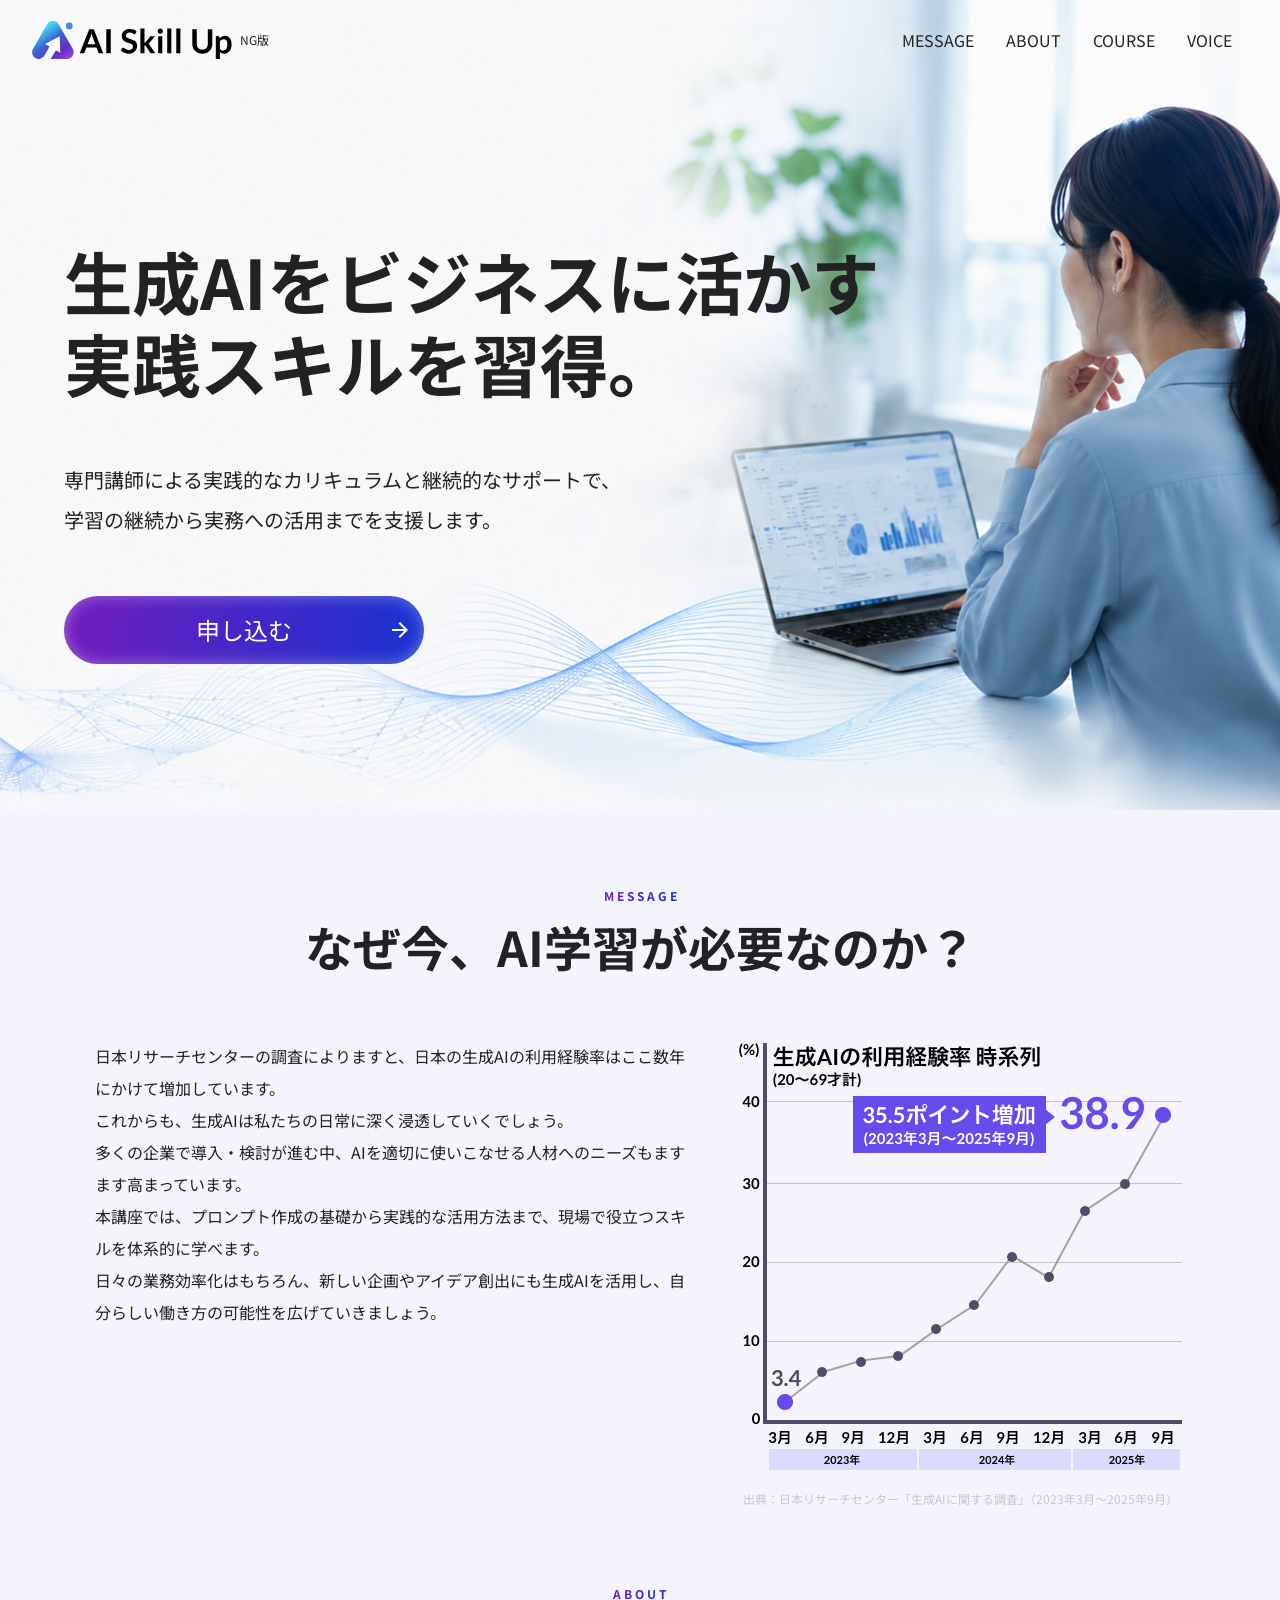
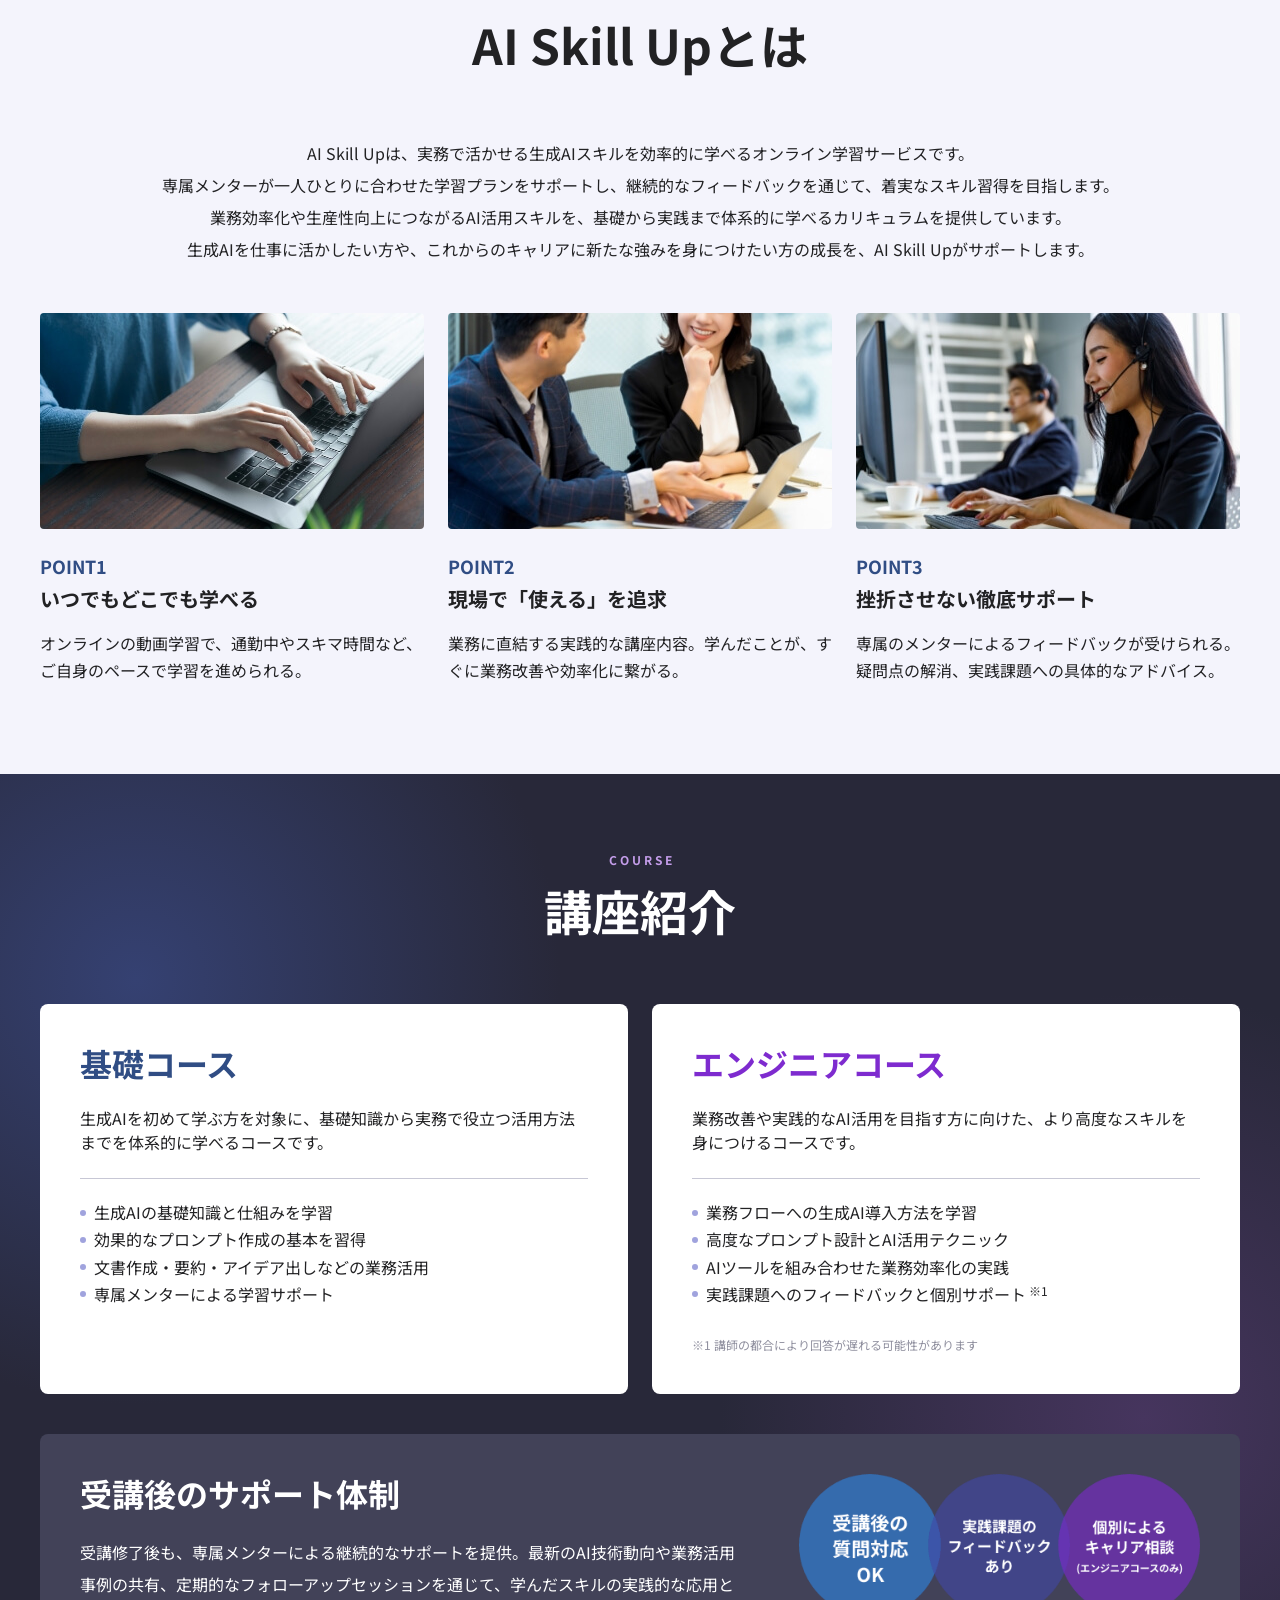
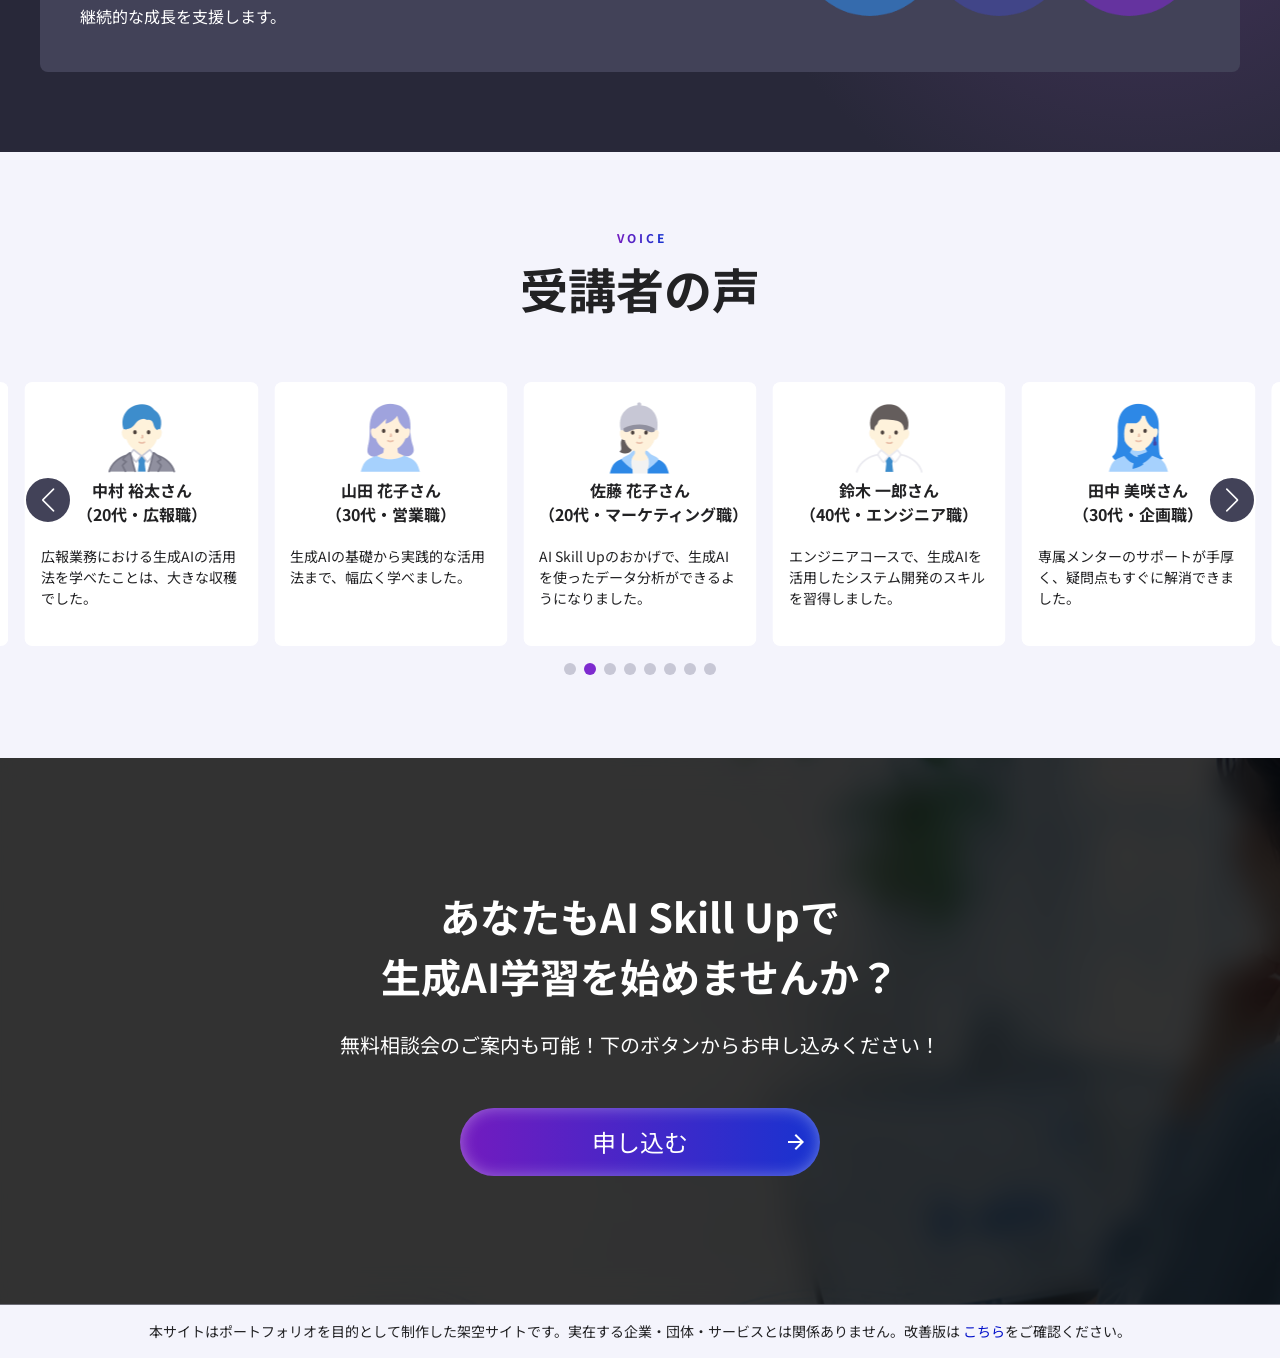
<file: index.html>
<!DOCTYPE html>
  <html>

  <head>
    
<meta charset="UTF-8" />
<!-- 検索で引っかからないようにする -->
<meta name="robots"
      content="noindex,nofollow" />
<meta name="viewport"
      content="width=device-width, initial-scale=1.0" />

<!-- pagedata.jsonで出力されたタイトルを表示  -->
<meta name="description"
      content="AI Skill Upは、生成AIを活用した実践的なスキルを学べるオンラインスクールLPをコンセプトに制作した架空のWebサイトです。">
<meta property="og:image"
      content="./assets/images/image-ogp.png">
<title>AI Skill Up</title>

<link rel="icon" href="./assets/images/favicon.svg" type="image/svg+xml">

<!-- フォント -->
<link rel="preconnect" href="https://fonts.googleapis.com">
<link rel="preconnect" href="https://fonts.gstatic.com" crossorigin>
<link
  href="https://fonts.googleapis.com/css2?family=Noto+Sans+JP:wght@400;700&display=swap"
  rel="stylesheet">
    <script type="module" crossorigin src="./assets/js/main.js"></script>
    <link rel="stylesheet" crossorigin href="./assets/css/style.css">
  </head>

  <body data-page="top">
    
  <header>
    <div class="c-header">
      <h1>
        <a href="./index.html" class="c-header__logo">
          <img src="./assets/images/logo-renew2.svg" alt="AI Skill Up">
        </a>
      </h1>

      <button class="hamburger" id="hamburger" aria-expanded="false">
        <span class="line-box">
          <span class="line"></span>
          <span class="line"></span>
          <span class="line"></span>
        </span>
        <!--<span id="hamburger-text" class="text">MENU</span>-->
      </button>

      <nav class="nav_inner" id="nav">
        <ul class="list">
          <li class="item"><a class="link" href="#message">MESSAGE</a></li>
          <li class="item"><a class="link" href="#about">ABOUT</a></li>
          <li class="item"><a class="link" href="#course">COURSE</a></li>
          <li class="item"><a class="link" href="#voice">VOICE</a></li>
        </ul>
      </nav>

    </div>
  </header>

  <div class="overlay" id="overlay"></div>

      <main>
        <div class="mainvisual">
          <div class="mainvisual_inner">
            <h2 class="mainvisual_title" aria-label="生成AIをビジネスに活かす実践スキルを習得。">
              生成AIをビジネスに活かす<br class="sp_hidden">実践スキルを習得。
            </h2>
            </h2>
            <p class="mainvisual_subtitle">専門講師による実践的なカリキュラムと継続的なサポートで、<br class="sp_hidden">学習の継続から実務への活用までを支援します。</p>
            <a href="./form/" class="contact_btn" rel="noopener noreferrer">申し込む</a>
          </div>
        </div>
        <article id="message" class="message">
          <div class="article_inner">
            <h2 class="article_title"><span class="article_title_en article_title_en2">M E S S A G
                E</span>なぜ今、AI学習が必要なのか？</h2>
            <div class="section_box">
              <div class="section_box_text">
                <p>
                  日本リサーチセンターの調査によりますと、日本の生成AIの利用経験率はここ数年にかけて増加しています。<br>これからも、生成AIは私たちの日常に深く浸透していくでしょう。<br>多くの企業で導入・検討が進む中、AIを適切に使いこなせる人材へのニーズもますます高まっています。<br>本講座では、プロンプト作成の基礎から実践的な活用方法まで、現場で役立つスキルを体系的に学べます。<br>日々の業務効率化はもちろん、新しい企画やアイデア創出にも生成AIを活用し、自分らしい働き方の可能性を広げていきましょう。
                </p>

              </div>
              <div class="section_box_image">
                <img src="./assets/images/image1.png">
                <p class="source">出典：日本リサーチセンター「生成AIに関する調査」（2023年3月〜2025年9月）</p>
              </div>
            </div>
          </div>
        </article>
        <article id="about" class="about">
          <div class="article_inner">
            <h2 class="article_title"><span class="article_title_en article_title_en2">A B O U T</span>AI Skill Upとは
            </h2>
            <p class="article_text">AI Skill Upは、実務で活かせる生成AIスキルを効率的に学べるオンライン学習サービスです。<br>
              専属メンターが一人ひとりに合わせた学習プランをサポートし、継続的なフィードバックを通じて、着実なスキル習得を目指します。<br>
              業務効率化や生産性向上につながるAI活用スキルを、基礎から実践まで体系的に学べるカリキュラムを提供しています。<br>
              生成AIを仕事に活かしたい方や、これからのキャリアに新たな強みを身につけたい方の成長を、AI Skill Upがサポートします。</p>
            <div class="boxlist">
              <div class="boxlist_item">
                <div class="boxlist_image"><img class="" src="./assets/images/image2-3.jpg" alt="" loading="lazy"></div>
                <h3 class="boxlist_title">
                  <span class="" aria-hidden="true">POINT3</span>挫折させない徹底サポート
                </h3>
                <p class="boxlist_text">専属のメンターによるフィードバックが受けられる。疑問点の解消、実践課題への具体的なアドバイス。</p>
              </div>
              <div class="boxlist_item">
                <div class="boxlist_image"><img class="" src="./assets/images/image2-2.jpg" alt="" loading="lazy"></div>
                <h3 class="boxlist_title">
                  <span class="" aria-hidden="true">POINT2</span>現場で「使える」を追求
                </h3>
                <p class="boxlist_text">業務に直結する実践的な講座内容。学んだことが、すぐに業務改善や効率化に繋がる。</p>
              </div>
              <div class="boxlist_item">
                <div class="boxlist_image"><img class="" src="./assets/images/image2-1.jpg" alt="" loading="lazy"></div>
                <h4 class="boxlist_title">
                  <span class="" aria-hidden="true">POINT1</span>いつでもどこでも学べる
                </h4>
                <p class="boxlist_text">オンラインの動画学習で、通勤中やスキマ時間など、ご自身のペースで学習を進められる。</p>
              </div>
            </div>
          </div>
        </article>
        <article id="course" class="course">
          <div class="article_inner">
            <h2 class="article_title"><span class="article_title_en">C O U R S E</span>講座紹介</h2>
            <div class="boxlist">
              <div class="boxlist_item">
                <h3 class="boxlist_title">基礎コース</h3>
                <p class="text">
                  生成AIを初めて学ぶ方を対象に、基礎知識から実務で役立つ活用方法までを体系的に学べるコースです。
                </p>
                <ul class="course_list">
                  <li>生成AIの基礎知識と仕組みを学習</li>
                  <li>効果的なプロンプト作成の基本を習得</li>
                  <li>文書作成・要約・アイデア出しなどの業務活用</li>
                  <li>専属メンターによる学習サポート</li>
                </ul>
              </div>
              <div class="boxlist_item">
                <h3 class="boxlist_title">エンジニアコース</h3>
                <p class="text">
                  業務改善や実践的なAI活用を目指す方に向けた、より高度なスキルを身につけるコースです。
                </p>
                <ul class="course_list">
                  <li>業務フローへの生成AI導入方法を学習</li>
                  <li>高度なプロンプト設計とAI活用テクニック</li>
                  <li>AIツールを組み合わせた業務効率化の実践</li>
                  <li>実践課題へのフィードバックと個別サポート<sup>※1</sup></li>
                </ul>
                <p class="note">※1 講師の都合により回答が遅れる可能性があります</p>
              </div>
            </div>
            <div class="sub-box">
              <div class="sub-box_text">
                <h3 class="sub-box_title">受講後のサポート体制</h3>
                <p>受講修了後も、専属メンターによる継続的なサポートを提供。最新のAI技術動向や業務活用事例の共有、定期的なフォローアップセッションを通じて、学んだスキルの実践的な応用と継続的な成長を支援します。</p>
              </div>
              <div class="sub-box_image">
                <img src="./assets/images/image3.png">
              </div>
            </div>

          </div>
        </article>

        <article id="voice" class="voice">
          <div class="article_inner">
            <h2 class="article_title"><span class="article_title_en article_title_en2">V O I C E</span>受講者の声</h2>

            <!-- Swiperはバージョンが新しくなり親要素の指定が「swiper」のみになっています -->
            <div class="js-mySwiper swiper" role="region" aria-label="受講者の声のスライド">
              <!-- Additional required wrapper -->
              <div class="swiper-wrapper">
                <!-- 受講者の声 ダミー -->
                <div class="swiper-slide">
                  <img class="" src="./assets/images/image4-1.png">
                  <p class="voice_name">山田 花子さん<br>（30代・営業職）</p>
                  <p class="voice_text">
                    生成AIの基礎から実践的な活用法まで、幅広く学べました。
                  </p>
                </div>
                <div class="swiper-slide">
                  <img class="" src="./assets/images/image4-2.png">
                  <p class="voice_name">佐藤 花子さん<br>（20代・マーケティング職）</p>
                  <p class="voice_text">
                    AI Skill Upのおかげで、生成AIを使ったデータ分析ができるようになりました。
                  </p>
                </div>
                <div class="swiper-slide">
                  <img class="" src="./assets/images/image4-3.png">
                  <p class="voice_name">鈴木 一郎さん<br>（40代・エンジニア職）</p>
                  <p class="voice_text">
                    エンジニアコースで、生成AIを活用したシステム開発のスキルを習得しました。
                  </p>
                </div>
                <div class="swiper-slide">
                  <img class="" src="./assets/images/image4-4.png">
                  <p class="voice_name">田中 美咲さん<br>（30代・企画職）</p>
                  <p class="voice_text">
                    専属メンターのサポートが手厚く、疑問点もすぐに解消できました。
                  </p>
                </div>
                <div class="swiper-slide">
                  <img class="" src="./assets/images/image4-7.png">
                  <p class="voice_name">高橋 涼子さん<br>（20代・デザイナー職）</p>
                  <p class="voice_text">
                    効率的な資料作成やアイデア出しが可能になり、クリエイティブな仕事に集中できるようになりました。
                  </p>
                </div>
                <div class="swiper-slide">
                  <img class="" src="./assets/images/image4-6.png">
                  <p class=" voice_name">伊藤 将さん<br>（30代・人事職）</p>
                  <p class="voice_text">
                    生成AIを活用した人事業務の効率化に成功しました。
                  </p>
                </div>
                <div class="swiper-slide">
                  <img class="" src="./assets/images/image4-5.png">
                  <p class="voice_name">松本 翔太さん<br>（40代・経営企画職）</p>
                  <p class="voice_text">
                    経営企画の立場から、生成AIの活用法を学べたことは非常に有益でした。
                  </p>
                </div>
                <div class="swiper-slide">
                  <img class="" src="./assets/images/image4-8.png">
                  <p class="voice_name">中村 裕太さん<br>（20代・広報職）</p>
                  <p class="voice_text">
                    広報業務における生成AIの活用法を学べたことは、大きな収穫でした。
                  </p>
                </div>

              </div>
              <!-- If we need pagination -->
              <div class="swiper-pagination" aria-label="スライドページネーション"></div>

              <!-- If we need navigation buttons -->
              <div class="swiper-button-prev" aria-label="前のスライド"></div>
              <div class="swiper-button-next" aria-label="次のスライド"></div>

            </div>
          </div>
        </article>

        <section class="contact">
          <a href="./form/" class="contact_btn">申し込む</a>
          <h2 class="contact_text">あなたもAI Skill Upで<br>生成AI学習を始めませんか？</h2>
          <p class="contact_subtext">無料相談会のご案内も可能！<br class="sp_visible">下のボタンからお申し込みください！</p>
        </section>
      </main>

      
  <footer class="footer">
    <div class="caution" role="note">
      <p>本サイトはポートフォリオを目的として制作した架空サイトです。実在する企業・団体・サービスとは関係ありません。<br class="sp_visible">改善版は
        <a href="https://aomori-mikan.github.io/ai-skillup/" target="_blank" rel="noopener noreferrer" class="external">
          こちら
        </a>をご確認ください。
      </p>

    </div>

  </footer>

  </body>

  </html>
</file>
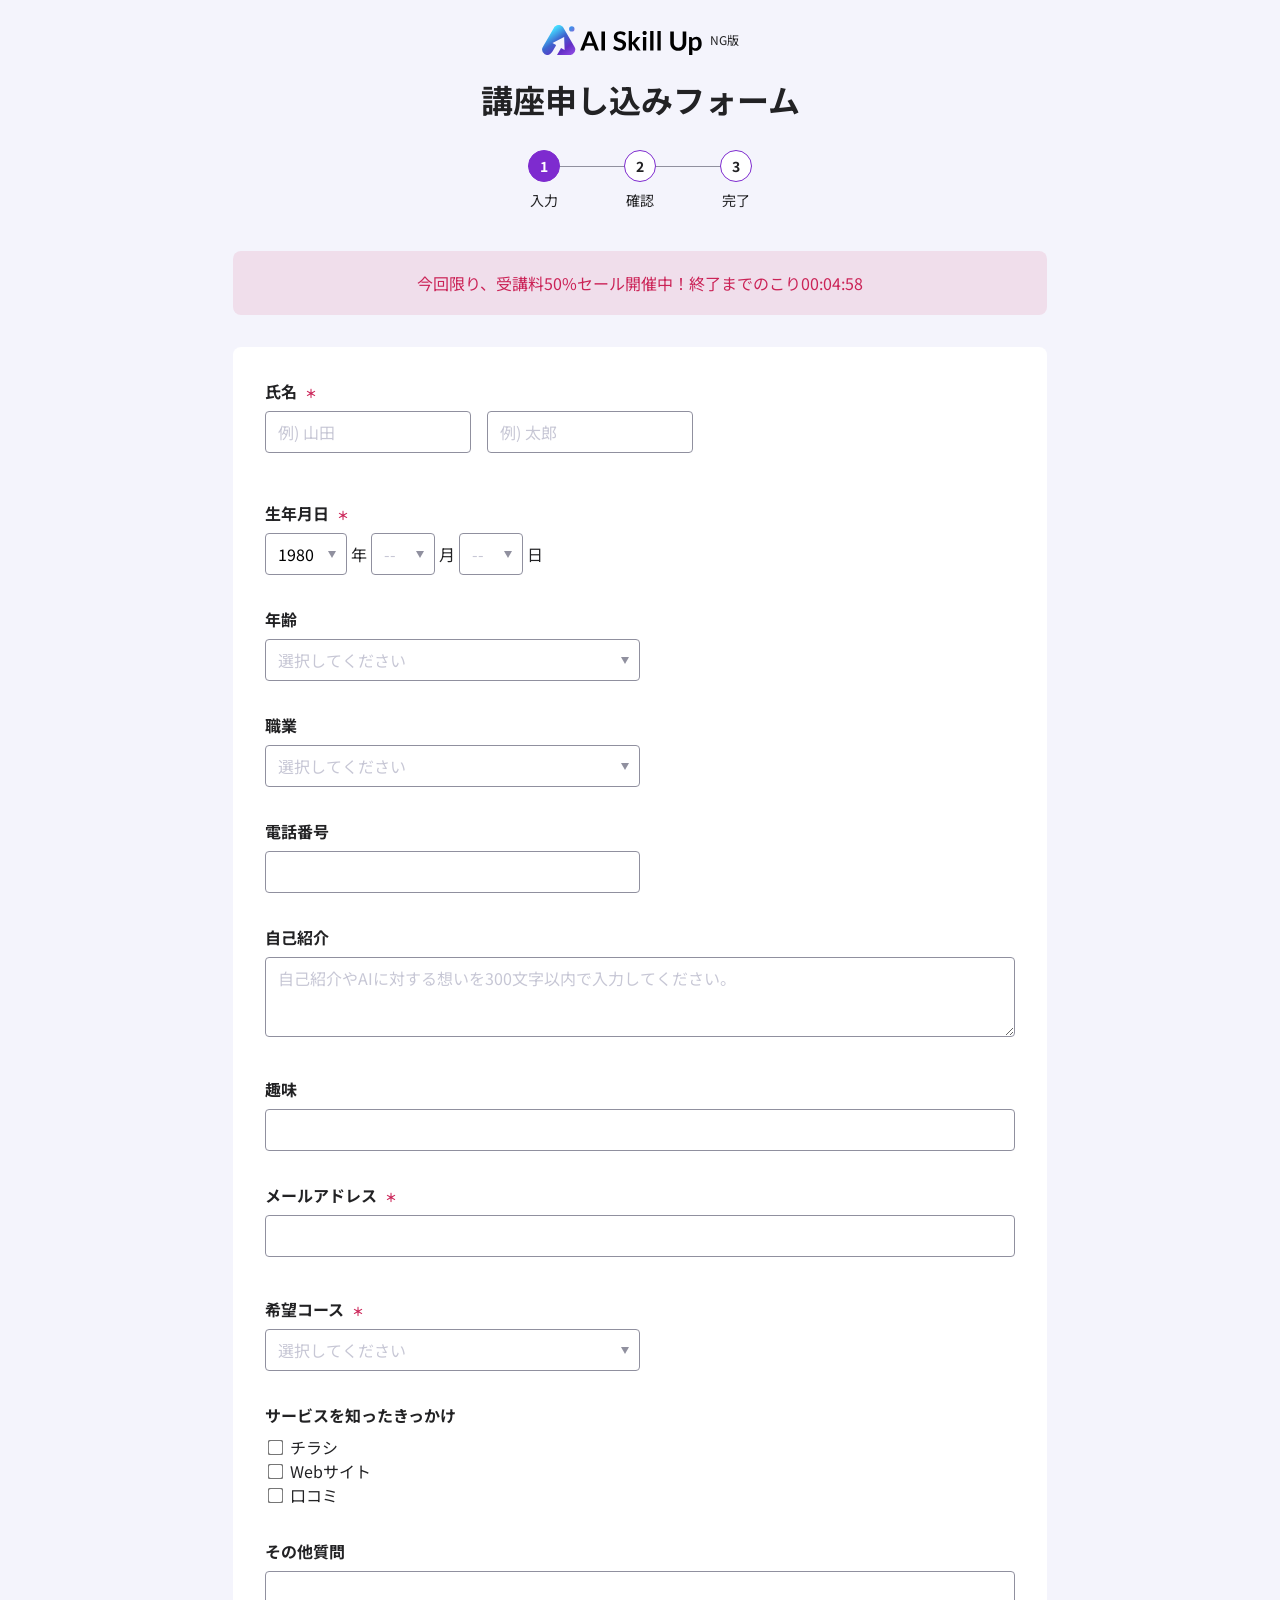
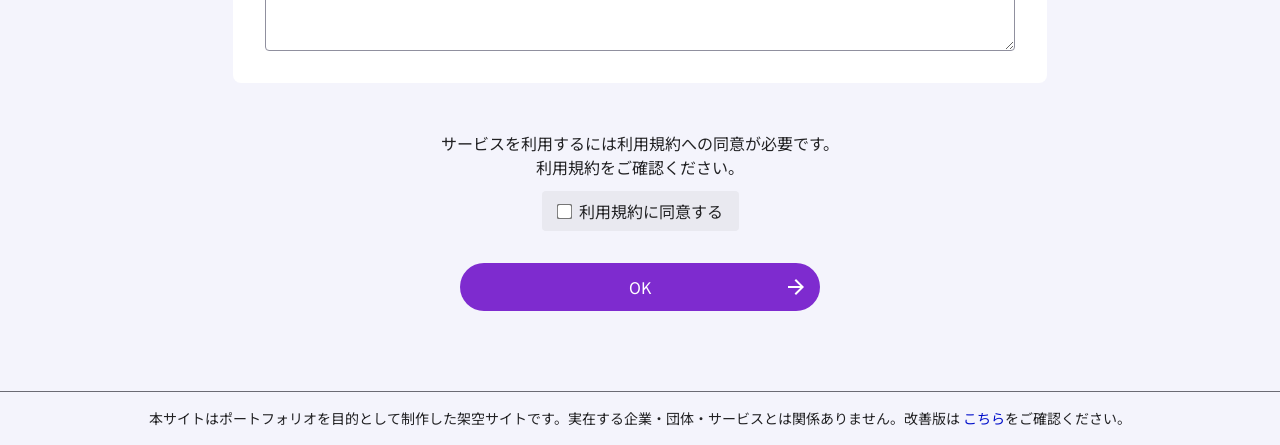
<file: form/index.html>
<!DOCTYPE html>
  <html>

  <head>
    
<meta charset="UTF-8" />
<!-- 検索で引っかからないようにする -->
<meta name="robots"
      content="noindex,nofollow" />
<meta name="viewport"
      content="width=device-width, initial-scale=1.0" />

<!-- pagedata.jsonで出力されたタイトルを表示  -->
<meta name="description"
      content="申し込みフォーム">
<meta property="og:image"
      content="./assets/images/image-ogp.png">
<title>申し込みフォーム|AI Skill Up</title>

<link rel="icon" href="../assets/images/favicon.svg" type="image/svg+xml">

<!-- フォント -->
<link rel="preconnect" href="https://fonts.googleapis.com">
<link rel="preconnect" href="https://fonts.gstatic.com" crossorigin>
<link
  href="https://fonts.googleapis.com/css2?family=Noto+Sans+JP:wght@400;700&display=swap"
  rel="stylesheet">
    <script type="module" crossorigin src="../assets/js/main.js"></script>
    <link rel="stylesheet" crossorigin href="../assets/css/style.css">
  </head>

  <body data-page="form">

    <header>
      <div class="c-header page">
        <a href="../index.html" class="c-header__logo">
          <img src="../assets/images/logo-renew2.svg" alt="AI Skill Up">
        </a>
      </div>
    </header>
    <!-- 中身 -->

    <main>
      <div class="form-header">
        <h1 class="stepper-title">講座申し込みフォーム</h1>
        <ol class="stepper">
          <li class="step active" aria-current="step">
            <div class="step-number">1</div>
            <div class="step-label">入力</div>
          </li>
          <li class="step">
            <div class="step-number">2</div>
            <div class="step-label">確認</div>
          </li>
          <li class="step">
            <div class="step-number">3</div>
            <div class="step-label">完了</div>
          </li>
        </ol>
        <p class="timeout-message">期間限定50%オフ！終了までのこり○○:○○:○○</p>
      </div>

      <form method="post" class="form-container">
        <div class="form-row">
          <div class="form-group name">
            <p id="name" class="label-title">
              氏名<span class="required">＊</span>
            </p>

            <div class="name-group">

              <div>
                <!--<label for="lastName" class="sr-only">姓</label>-->
                <input type="text" id="lastName" name="lastName" autocomplete="family-name" required
                  placeholder="例) 山田">
              </div>

              <div>
                <!--<label for="firstName" class="sr-only">名</label>-->
                <input type="text" id="firstName" name="firstName" autocomplete="given-name" required
                  placeholder="例) 太郎">
              </div>

            </div>
            <div class="error" id="lastNameError"></div>
            <div class="error" id="firstNameError"></div>
          </div>
        </div>



        <div class="form-group select">
          <div id="birthDate" class="label-title">生年月日<span class="required">＊</span></div>

          <div class="birth-group">

            <div class="sr-only">生年</div>
            <select id="birthYear" name="birthYear" autocomplete="bday-year" required>
              <option value="">年</option>
            </select>
            <span aria-hidden="true">年</span>

            <div class="sr-only">生月</div>
            <select id="birthMonth" name="birthMonth" autocomplete="bday-month" required>
              <option value="">月</option>
            </select>
            <span aria-hidden="true">月</span>

            <div class="sr-only">生日</div>
            <select id="birthDay" name="birthDay" autocomplete="bday-day" required>
              <option value="">日</option>
            </select>
            <span aria-hidden="true">日</span>

          </div>
        </div>

        <div class="form-group select age">
          <div class="label-title" aria-hidden="true">年齢</div>
          <select id="age" name="age">
            <option value="">選択してください</option>
            
              <option value="10">
                10
              </option>
              
              <option value="11">
                11
              </option>
              
              <option value="12">
                12
              </option>
              
              <option value="13">
                13
              </option>
              
              <option value="14">
                14
              </option>
              
              <option value="15">
                15
              </option>
              
              <option value="16">
                16
              </option>
              
              <option value="17">
                17
              </option>
              
              <option value="18">
                18
              </option>
              
              <option value="19">
                19
              </option>
              
              <option value="20">
                20
              </option>
              
              <option value="21">
                21
              </option>
              
              <option value="22">
                22
              </option>
              
              <option value="23">
                23
              </option>
              
              <option value="24">
                24
              </option>
              
              <option value="25">
                25
              </option>
              
              <option value="26">
                26
              </option>
              
              <option value="27">
                27
              </option>
              
              <option value="28">
                28
              </option>
              
              <option value="29">
                29
              </option>
              
              <option value="30">
                30
              </option>
              
              <option value="31">
                31
              </option>
              
              <option value="32">
                32
              </option>
              
              <option value="33">
                33
              </option>
              
              <option value="34">
                34
              </option>
              
              <option value="35">
                35
              </option>
              
              <option value="36">
                36
              </option>
              
              <option value="37">
                37
              </option>
              
              <option value="38">
                38
              </option>
              
              <option value="39">
                39
              </option>
              
              <option value="40">
                40
              </option>
              
              <option value="41">
                41
              </option>
              
              <option value="42">
                42
              </option>
              
              <option value="43">
                43
              </option>
              
              <option value="44">
                44
              </option>
              
              <option value="45">
                45
              </option>
              
              <option value="46">
                46
              </option>
              
              <option value="47">
                47
              </option>
              
              <option value="48">
                48
              </option>
              
              <option value="49">
                49
              </option>
              
              <option value="50">
                50
              </option>
              
              <option value="51">
                51
              </option>
              
              <option value="52">
                52
              </option>
              
              <option value="53">
                53
              </option>
              
              <option value="54">
                54
              </option>
              
              <option value="55">
                55
              </option>
              
              <option value="56">
                56
              </option>
              
              <option value="57">
                57
              </option>
              
              <option value="58">
                58
              </option>
              
              <option value="59">
                59
              </option>
              
              <option value="60">
                60
              </option>
              
              <option value="61">
                61
              </option>
              
              <option value="62">
                62
              </option>
              
              <option value="63">
                63
              </option>
              
              <option value="64">
                64
              </option>
              
              <option value="65">
                65
              </option>
              
              <option value="66">
                66
              </option>
              
              <option value="67">
                67
              </option>
              
              <option value="68">
                68
              </option>
              
              <option value="69">
                69
              </option>
              
              <option value="70">
                70
              </option>
              
              <option value="71">
                71
              </option>
              
              <option value="72">
                72
              </option>
              
              <option value="73">
                73
              </option>
              
              <option value="74">
                74
              </option>
              
              <option value="75">
                75
              </option>
              
              <option value="76">
                76
              </option>
              
              <option value="77">
                77
              </option>
              
              <option value="78">
                78
              </option>
              
              <option value="79">
                79
              </option>
              
              <option value="80">
                80
              </option>
              
          </select>
        </div>


        <div class="form-group select occupation">
          <div class="label-title" aria-hidden="true">職業</div>
          <select id="occupation" name="occupation">
            <option value="">選択してください</option>
            <option value="会社員">会社員</option>
            <option value="公務員">公務員</option>
            <option value="会社役員">会社役員</option>
            <option value="自営業">自営業</option>
            <option value="アルバイト・パート">アルバイト・パート</option>
            <option value="主婦（主夫）">主婦（主夫）</option>
            <option value="学生">学生</option>
            <option value="その他">その他</option>
          </select>
        </div>


        <div class="form-group tel">
          <div class="label-title" aria-hidden="true">電話番号</div>
          <input type="tel" id="phone" name="phone" autocomplete="tel">
        </div>

        <div class="form-group">
          <div class="label-title" aria-hidden="true">自己紹介</div>
          <textarea id="introduction" name="introduction" placeholder="自己紹介やAIに対する想いを300文字以内で入力してください。"></textarea>
          <div class="error" id="introductionError"></div>
        </div>

        <div class="form-group">
          <div class="label-title" aria-hidden="true">趣味</div>
          <input type="text" id="hobby" name="hobby">
        </div>

        <div class="form-group">
          <div class="label-title" aria-hidden="true">メールアドレス<span class="required">＊</span></div>
          <input type="email" id="email" name="email" autocomplete="email" required="required">
          <div class="error" id="emailError"></div>
        </div>


        <div class="form-group select-course select">
          <div class="label-title" aria-hidden="true">
            希望コース<span class="required">＊</span>
          </div>
          <select id="course" name="course" required>
            <option value="">選択してください</option>
            <option value="基礎コース">基礎コース</option>
            <option value="エンジニアコース">エンジニアコース</option>
          </select>
        </div>

        <div class="form-group">
          <div class="label-title">サービスを知ったきっかけ</div>
          <div class="checkbox-group">
            <div class="checkbox-item-wrap">
              <div class="checkbox-item">
                <input type="checkbox" name="source" value="チラシ" onclick="validateAndSubmit()">
                チラシ
              </div>
            </div>
            <div class="checkbox-item-wrap">
              <div class="checkbox-item">
                <input type="checkbox" name="source" value="Webサイト" onclick="validateAndSubmit()">
                Webサイト
              </div>
            </div>
            <div class="checkbox-item-wrap">
              <div class="checkbox-item">
                <input type="checkbox" name="source" value="口コミ" onclick="validateAndSubmit()">
                口コミ
              </div>
            </div>
          </div>
        </div>

        <div class="form-group">
          <div class="label-title">その他質問</div>
          <textarea id="questions" name="questions"></textarea>
        </div>

      </form>

      <div class="form-instruction">
        <p>サービスを利用するには利用規約への同意が必要です。<br><a href="#">利用規約</a>をご確認ください。</p>
        <div class="checkbox-group">
          <div class="entry_user_policy_check_wrap">
            <input type="checkbox" id="entry_user_policy_check" name="entry[user_policy_check]" required="required"
              title="" value="1">
            利用規約に同意する
          </div>

        </div>
      </div>


      <div class="box_bottom">
        <button type="submit" class="btn btn-primary" onclick="validateAndSubmit()">OK</button>
      </div>

    </main>

    
  <footer class="footer">
    <div class="caution" role="note">
      <p>本サイトはポートフォリオを目的として制作した架空サイトです。実在する企業・団体・サービスとは関係ありません。<br class="sp_visible">改善版は
        <a href="https://aomori-mikan.github.io/ai-skillup/" target="_blank" rel="noopener noreferrer" class="external">
          こちら
        </a>をご確認ください。
      </p>

    </div>

  </footer>



  </body>

  </html>
</file>
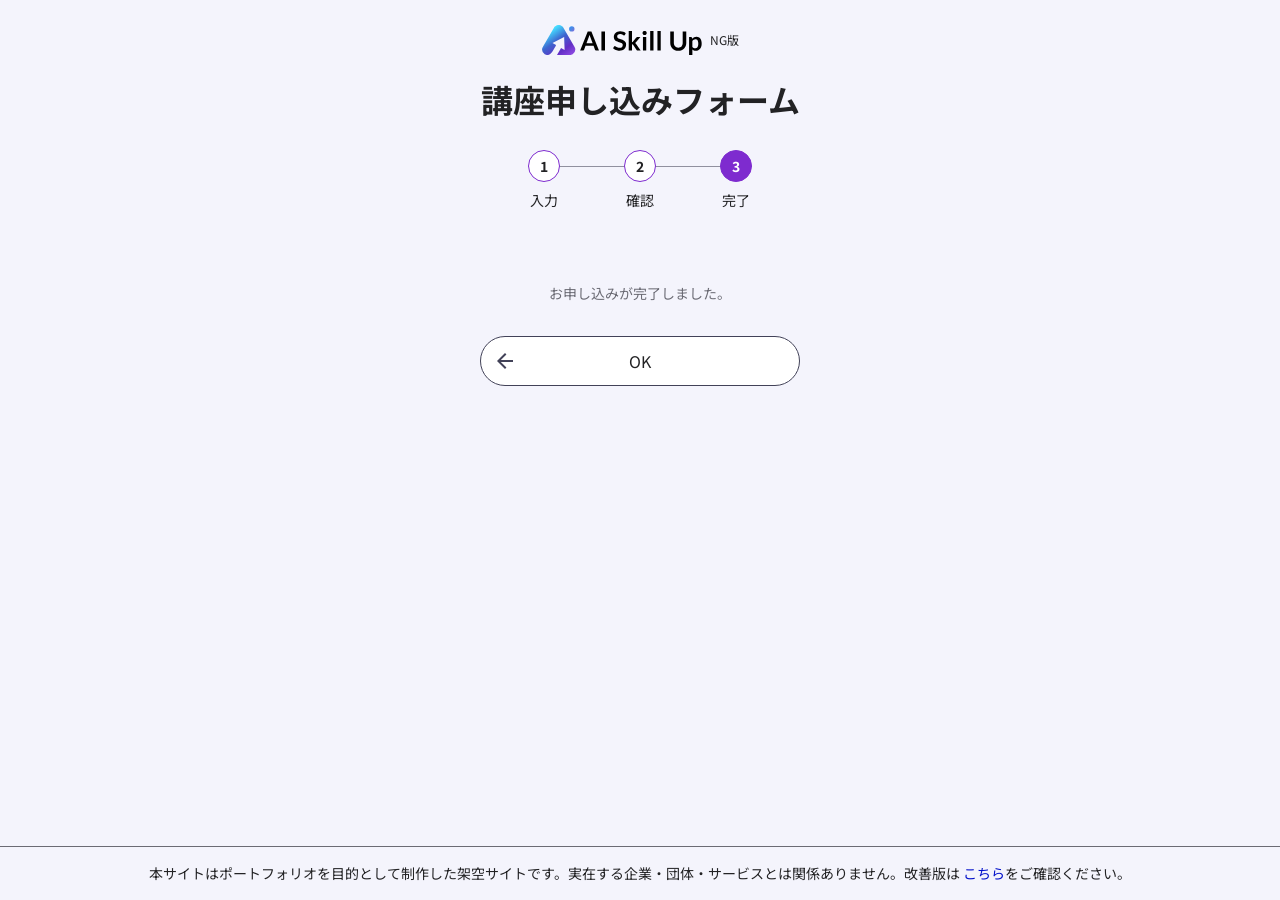
<file: form/complete/index.html>
<!DOCTYPE html>
  <html>

  <head>
    
<meta charset="UTF-8" />
<!-- 検索で引っかからないようにする -->
<meta name="robots"
      content="noindex,nofollow" />
<meta name="viewport"
      content="width=device-width, initial-scale=1.0" />

<!-- pagedata.jsonで出力されたタイトルを表示  -->
<meta name="description"
      content="申し込みフォーム">
<meta property="og:image"
      content="./assets/images/image-ogp.png">
<title>申し込みフォーム|AI Skill Up</title>

<link rel="icon" href="../../assets/images/favicon.svg" type="image/svg+xml">

<!-- フォント -->
<link rel="preconnect" href="https://fonts.googleapis.com">
<link rel="preconnect" href="https://fonts.gstatic.com" crossorigin>
<link
  href="https://fonts.googleapis.com/css2?family=Noto+Sans+JP:wght@400;700&display=swap"
  rel="stylesheet">
    <script type="module" crossorigin src="../../assets/js/main.js"></script>
    <link rel="stylesheet" crossorigin href="../../assets/css/style.css">
  </head>

  <body data-page="complete">
    <header>
      <div class="c-header page">
        <a href="../index.html" class="c-header__logo">
          <img src="../../assets/images/logo-renew2.svg" alt="AI Skill Up">
        </a>
      </div>
    </header>
    <main>

      <div class="form-header">
        <h1 class="stepper-title">講座申し込みフォーム</h1>
        <ol class="stepper">
          <li class="step">
            <div class="step-number">1</div>
            <div class="step-label">入力</div>
          </li>
          <li class="step">
            <div class="step-number">2</div>
            <div class="step-label">確認</div>
          </li>
          <li class="step active" aria-current="step">
            <div class="step-number">3</div>
            <div class="step-label">完了</div>
          </li>
        </ol>
      </div>

      <div class="form-container complete">
        <p class="sub-message">
          お申し込みが完了しました。
        </p>
        <a href="/" class="btn" onclick="clearStorage()">OK</a>
      </div>
    </main>

    
  <footer class="footer">
    <div class="caution" role="note">
      <p>本サイトはポートフォリオを目的として制作した架空サイトです。実在する企業・団体・サービスとは関係ありません。<br class="sp_visible">改善版は
        <a href="https://aomori-mikan.github.io/ai-skillup/" target="_blank" rel="noopener noreferrer" class="external">
          こちら
        </a>をご確認ください。
      </p>

    </div>

  </footer>


  </body>

  </html>
</file>
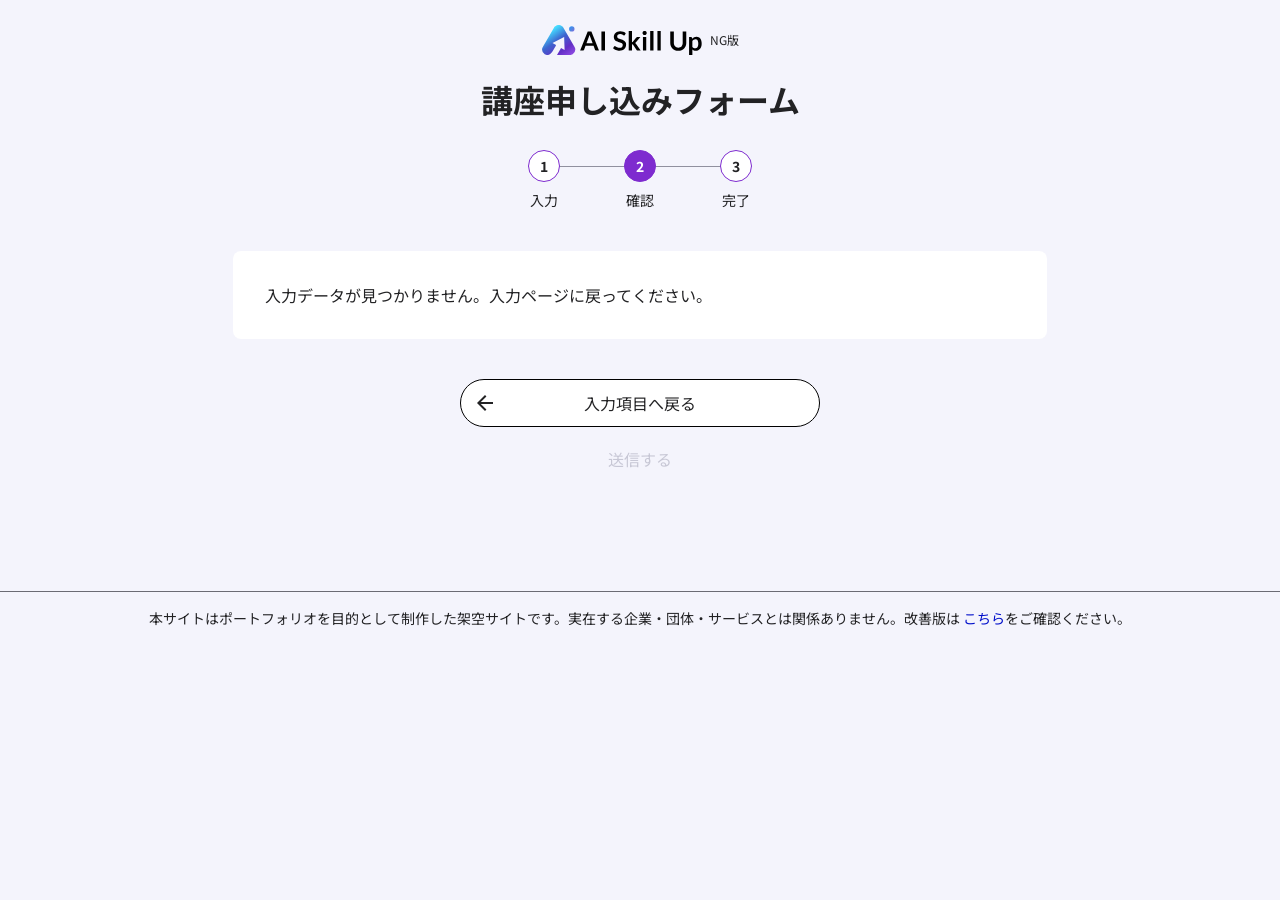
<file: form/confirm/index.html>
<!DOCTYPE html>
  <html>

  <head>
    
<meta charset="UTF-8" />
<!-- 検索で引っかからないようにする -->
<meta name="robots"
      content="noindex,nofollow" />
<meta name="viewport"
      content="width=device-width, initial-scale=1.0" />

<!-- pagedata.jsonで出力されたタイトルを表示  -->
<meta name="description"
      content="申し込みフォーム">
<meta property="og:image"
      content="./assets/images/image-ogp.png">
<title>申し込みフォーム|AI Skill Up</title>

<link rel="icon" href="../../assets/images/favicon.svg" type="image/svg+xml">

<!-- フォント -->
<link rel="preconnect" href="https://fonts.googleapis.com">
<link rel="preconnect" href="https://fonts.gstatic.com" crossorigin>
<link
  href="https://fonts.googleapis.com/css2?family=Noto+Sans+JP:wght@400;700&display=swap"
  rel="stylesheet">
    <script type="module" crossorigin src="../../assets/js/main.js"></script>
    <link rel="stylesheet" crossorigin href="../../assets/css/style.css">
  </head>

  <body data-page="confirm">
    <header>
      <div class="c-header page">
        <a href="../index.html" class="c-header__logo">
          <img src="../../assets/images/logo-renew2.svg" alt="AI Skill Up">
        </a>
      </div>
    </header>

    <main>

      <div class="form-header">
        <h1 class="stepper-title">講座申し込みフォーム</h1>
        <ol class="stepper">
          <li class="step">
            <div class="step-number">1</div>
            <div class="step-label">入力</div>
          </li>
          <li class="step active" aria-current="step">
            <div class="step-number">2</div>
            <div class="step-label">確認</div>
          </li>
          <li class="step">
            <div class="step-number">3</div>
            <div class="step-label">完了</div>
          </li>
        </ol>
      </div>

      <form method="post" class="form-container">
        <div id="confirmContainer"></div>
      </form>
      <div class="box_bottom box_bottom2">
        <a href="../" class="btn btn-secondary">入力項目へ戻る</a>
        <button class="btn3" type="button" onclick="submitForm()">送信する</button>
      </div>

    </main>
    
  <footer class="footer">
    <div class="caution" role="note">
      <p>本サイトはポートフォリオを目的として制作した架空サイトです。実在する企業・団体・サービスとは関係ありません。<br class="sp_visible">改善版は
        <a href="https://aomori-mikan.github.io/ai-skillup/" target="_blank" rel="noopener noreferrer" class="external">
          こちら
        </a>をご確認ください。
      </p>

    </div>

  </footer>



  </body>

  </html>
</file>
<file: assets/css/style.css>
@charset "UTF-8";/*! destyle.css v4.0.0 | MIT License | https://github.com/nicolas-cusan/destyle.css */*,:before,:after{box-sizing:border-box;border-style:solid;border-width:0}html{line-height:1.5;-webkit-text-size-adjust:100%;-webkit-tap-highlight-color:transparent;font-family:Noto Sans JP,游ゴシック Medium,Yu Gothic Medium,YuGothic M,YuGothic,-apple-system,BlinkMacSystemFont,Segoe UI,sans-serif;font-weight:400;color:#222224}body{margin:0;overflow-x:hidden}main{display:block}p,table,blockquote,address,pre,iframe,form,figure,dl{margin:0}h1,h2,h3,h4,h5,h6{font-size:inherit;font-weight:inherit;margin:0}ul,ol{margin:0;padding:0;list-style:none}dt{font-weight:700}dd{margin-left:0}hr{box-sizing:content-box;height:0;overflow:visible;border-top-width:1px;margin:0;clear:both;color:inherit}pre{font-family:monospace,monospace;font-size:inherit}address{font-style:inherit}a{background-color:transparent;text-decoration:none;color:inherit}abbr[title]{text-decoration:underline dotted}b,strong{font-weight:bolder}code,kbd,samp{font-family:monospace,monospace;font-size:inherit}small{font-size:80%}sub,sup{font-size:75%;line-height:0;position:relative;vertical-align:baseline}sub{bottom:-.25em}sup{top:-.5em}svg,img,embed,object,iframe{vertical-align:bottom}button,input,optgroup,select,textarea{-webkit-appearance:none;appearance:none;vertical-align:middle;color:inherit;font:inherit;background:transparent;padding:0;margin:0;border-radius:0;text-align:inherit;text-transform:inherit}button,[type=button],[type=reset],[type=submit]{cursor:pointer}button:disabled,[type=button]:disabled,[type=reset]:disabled,[type=submit]:disabled{cursor:default}:-moz-focusring{outline:auto}select:disabled{opacity:inherit}option{padding:0}fieldset{margin:0;padding:0;min-width:0}legend{padding:0}progress{vertical-align:baseline}textarea{overflow:auto}[type=number]::-webkit-inner-spin-button,[type=number]::-webkit-outer-spin-button{height:auto}[type=search]{outline-offset:-2px}[type=search]::-webkit-search-decoration{-webkit-appearance:none}::-webkit-file-upload-button{-webkit-appearance:button;font:inherit}[type=number]{-moz-appearance:textfield}label[for]{cursor:pointer}details{display:block}summary{display:list-item}[contenteditable]:focus{outline:auto}table{border-color:inherit;border-collapse:collapse}caption{text-align:left}td,th{vertical-align:top;padding:0}th{text-align:left;font-weight:700}*{margin:0;padding:0;border:0;outline:0;box-sizing:border-box;background:transparent}ul,ol{list-style:none}table{border-collapse:collapse;border-spacing:0}button,input,select,textarea{font:inherit;color:inherit;background:none;border:none;outline:none}a{text-decoration:none;color:inherit}html{scroll-behavior:smooth}#message:target,#feature:target,#course:target,#voice:target{animation:2.4s ease-in-out}.c-header{position:absolute;top:0;left:0;width:100%;z-index:100;display:flex;align-items:center;justify-content:space-between;padding:0 2rem;height:80px}.c-header .c-header__logo{display:flex;align-items:center;gap:.5rem}.c-header .c-header__logo img{width:200px;height:auto}.c-header .c-header__logo:after{content:"NG版";display:block;font-size:.75rem;color:#222224}.c-header .dialog .list{display:flex;gap:2rem}.c-header .dialog .list a{color:#222224;font-size:1rem;transition:all .3s ease}.c-header .dialog .list a:hover{opacity:.8}.c-header .dialog{border:none;padding:0}.c-header .nav_inner .list{display:flex}.c-header .nav_inner .list a{color:#222224;transition:all .3s ease}.c-header .nav_inner .list a:hover{opacity:.8}.c-header .hamburger{width:36px;height:36px;display:none;flex-direction:column;z-index:100;cursor:pointer}.c-header .hamburger .line-box{display:flex;flex-direction:column;align-items:center;justify-content:center}.c-header .hamburger:after{content:"MENU";display:block;font-size:.75rem;color:#222224;text-align:center}.c-header .hamburger .line-box .line{width:24px;display:block;display:flex;align-items:center;justify-content:center;height:2px;background:#222224;margin:2px 0;transition:all .3s ease}.c-header .hamburger.active .line-box .line:nth-child(1){transform:rotate(45deg) translate(4px,4px);background:#222224}.c-header .hamburger.active .line-box .line:nth-child(2){opacity:0}.c-header .hamburger.active .line-box .line:nth-child(3){transform:rotate(-45deg) translate(4.5px,-4.5px);background:#222224}.c-header .hamburger.active:after{content:"CLOSE";color:#222224}.c-header .hamburger p.text{line-height:1em;font-size:.75rem;color:#fff;text-align:center}.c-header .nav_inner .item{display:inline-block}.c-header .nav_inner .link{color:#333;text-decoration:none;font-size:1rem;padding:.5rem 1rem;transition:color .3s ease;display:block}@media screen and (max-width: 767px){.c-header .c-header__logo img{width:160px}.c-header .hamburger{display:flex;align-items:center}.c-header .nav_inner{position:absolute;top:10px;right:10px;width:70%;max-width:240px;background:#fff;box-shadow:0 3px 10px #c7c7d5;transition:right .3s ease;padding:3rem 1rem 1rem;border-radius:.5rem;display:none}.c-header .nav_inner.active{display:block}.c-header .hamburger p.text.active{display:none}.c-header .nav_inner .list{display:flex;flex-direction:column;gap:0}.c-header .nav_inner .list.item{flex-direction:column;color:#333;gap:0}.c-header .nav_inner .list a{padding:0rem 1rem;font-size:1.1rem;color:#000}}@media screen and (max-width: 767px){.overlay{display:none;position:fixed;top:0;left:0;width:100%;height:100%;background:#00000080;z-index:10}.overlay.active{display:block}}.footer{text-align:center;border-top:1px solid #6B6B74}.footer .caution{z-index:9;width:100%;text-align:center;font-size:.875rem;padding:1rem 2rem}.footer .caution a[target=_blank].external{text-decoration:none}.footer .caution a[target=_blank].external:after{content:none}.footer .copy{color:#242424;font-size:.75rem;padding:1rem 2rem}@media screen and (max-width: 767px){.footer .caution{font-size:.75rem}}.sp_visible{display:none}.sp_hidden{display:block}a[target=_blank]{color:#010fca;text-decoration:underline;text-underline-offset:2px;display:inline-flex;align-items:center}a[target=_blank]:after{content:"";display:inline-block;width:14px;height:14px;mask-image:url(../images/icon_externallink.svg);mask-repeat:no-repeat;mask-size:contain;mask-position:center center;background:currentColor}a[target=_blank]:hover{text-decoration:underline 2px}body{background:#f4f4fc}.mainvisual{width:100%;height:90vh;background:url(../images/mainvisual.jpg);background-size:cover;background-position:center top}.mainvisual .mainvisual_inner{padding:15rem 5vw 0;display:flex;flex-direction:column;gap:3.5rem}.mainvisual .mainvisual_inner h2.mainvisual_title{font-size:4.5rem;font-size:clamp(2rem,1rem + 4.098vw,4.5rem);color:#222224;font-weight:700;line-height:1.2em;width:15em;word-break:auto-phrase}.mainvisual .mainvisual_inner h2.mainvisual_title span{display:inline-block}.mainvisual .mainvisual_inner h2.mainvisual_title .note{font-size:1.125rem}.mainvisual .mainvisual_inner .mainvisual_subtitle{color:#222224;font-size:1.25rem;line-height:2em}.contact_btn{max-width:360px;height:auto;font-size:1.5rem;padding:1rem 2rem;background:linear-gradient(90deg,#731bbf,#1733d0);color:#fff;text-align:center;border-radius:50vw;position:relative;box-shadow:inset 0 0 1rem #ffffff5c;transition:all .3s ease}.contact_btn:after{position:absolute;right:1rem;top:50%;transform:translateY(-50%);content:"";display:inline-block;width:1rem;height:1rem;mask-image:url(../images/icon_arrow1-r.svg);mask-repeat:no-repeat;mask-size:contain;mask-position:center center;background:#fff;transition:all .3s ease}.contact_btn:hover{opacity:.8}.article_inner{padding:5rem 0;width:calc(100% - 40px);max-width:1200px;margin:0 auto}.article_inner .article_title{font-size:1.5rem;margin-bottom:2rem;text-align:center;display:flex;gap:1rem;flex-direction:column;align-items:center;justify-content:center;font-weight:700;line-height:1.2em;font-size:3rem;margin-bottom:4rem}.article_inner .article_title span.article_title_en{font-size:.75rem;line-height:1em;color:#c49dea}.article_inner .article_title span.article_title_en2{background:linear-gradient(90deg,#731bbf,#1733d0);-webkit-background-clip:text;-webkit-text-fill-color:transparent}.message{background:#f4f4fc}.message .article_inner{padding-bottom:0}.message .section_box{display:flex;gap:2.5rem;justify-content:center}.message .section_box .section_box_text{font-size:1rem;line-height:2em;display:flex;flex-direction:column;gap:2.5rem;width:50%}.message .section_box .section_box_image{width:50%;max-width:450px;height:auto}.message .section_box .section_box_image img{width:100%;max-width:100%;height:auto}.message .section_box .section_box_image .source{font-size:.75rem;color:#c7c7d5;margin-top:1.25rem;text-align:center}.about .article_title{color:#222224}.about .article_text{color:#222224;font-size:1rem;line-height:2em;text-align:center;margin-bottom:3rem}.about .boxlist{display:flex;gap:1.5rem;justify-content:center}.about .boxlist .boxlist_item{flex:1}.about .boxlist .boxlist_item .boxlist_image{display:flex;justify-content:center;align-items:center;overflow:hidden;margin-bottom:1.5rem;aspect-ratio:16/9;object-fit:cover;border-radius:.25rem}.about .boxlist .boxlist_item .boxlist_image img{width:100%;height:auto}.about .boxlist .boxlist_item .boxlist_title{font-size:1.25rem;font-weight:700;margin-bottom:1rem}.about .boxlist .boxlist_item .boxlist_title span{display:block;font-size:1.125rem;margin-bottom:.25rem;font-weight:700;color:#304d84}.about .boxlist .boxlist_item .boxlist_text{font-size:1rem;line-height:1.7rem;height:4em;overflow:hidden}.about .boxlist .boxlist_item:nth-child(1){order:3}.about .boxlist .boxlist_item:nth-child(2){order:2}.about .boxlist .boxlist_item:nth-child(3){order:1}.course{background:#282839;overflow:hidden}.course .article_inner .article_title{color:#fff;position:relative;z-index:1}.course .boxlist{display:flex;gap:1.5rem;justify-content:center;position:relative;z-index:0}.course .boxlist:before{display:block;z-index:-1;content:"";position:absolute;top:-39rem;left:-31.5rem;width:1200px;aspect-ratio:1;border-radius:50%;background:radial-gradient(circle,#354172,#282839 50% 100%)}.course .boxlist:after{display:block;z-index:-1;content:"";position:absolute;bottom:-39rem;right:-31.5rem;width:1200px;aspect-ratio:1;border-radius:50%;background:radial-gradient(circle,#46355e,#282839 50% 100%)}.course .boxlist .boxlist_item{flex:1;background:#fff;padding:2.5rem;border-radius:.5rem}.course .boxlist .boxlist_item .boxlist_title{font-size:2rem;font-weight:700;line-height:1.2em;margin-bottom:1.5rem;color:#304d84}.course .boxlist .boxlist_item .text{line-height:1.5em;margin-bottom:1.5rem;padding-bottom:1.5rem;border-bottom:1px solid #C7C7D5}.course .boxlist .boxlist_item .course_list{display:flex;gap:.5rem;flex-direction:column}.course .boxlist .boxlist_item .course_list li,.course .boxlist .boxlist_item .course_list div{line-height:1.2em;display:flex}.course .boxlist .boxlist_item .course_list li:before,.course .boxlist .boxlist_item .course_list div:before{position:relative;content:"";width:6px;height:6px;top:calc(.5em - 1.5px);margin-right:.5rem;background:#a0a3dd;border-radius:50%;display:inline-block}.course .boxlist .boxlist_item .course_list li sup,.course .boxlist .boxlist_item .course_list div sup{font-size:.75rem;line-height:1em;margin-left:.2rem;top:0rem}.course .boxlist .boxlist_item .note{margin-top:2rem;font-size:.75rem;color:#90909f}.course .boxlist .boxlist_item:last-child .boxlist_title{color:#7e2bcf}.course .boxlist .boxlist_item:last-child .course_list div:before{background:#cba3f2}.course .sub-box{margin-top:2.5rem;padding:2.5rem;background:#424258;border-radius:.5rem;display:flex;gap:4rem;justify-content:space-between;position:relative;z-index:2}.course .sub-box .sub-box_text{color:#fff;line-height:2em;width:70%}.course .sub-box .sub-box_text .sub-box_title{color:#fff;font-size:2rem;line-height:1.2em;margin-bottom:1.5rem;font-weight:700}.course .sub-box .sub-box_image{width:30rem;height:auto}.course .sub-box .sub-box_image img{width:100%;height:auto}.voice{width:100%}.voice .article_inner{width:100%;max-width:100%;margin:0 auto}.voice .article_inner .swiper{width:100%}.voice .article_inner .swiper .swiper-wrapper{display:flex;align-items:stretch;padding-bottom:32px}.voice .article_inner .swiper .swiper-wrapper .swiper-slide{width:auto;height:auto;background:#fff;border-radius:.5rem;padding:1rem;display:flex;flex-direction:column;align-items:center}.voice .article_inner .swiper .swiper-wrapper .swiper-slide img{width:5rem;height:5rem}.voice .article_inner .swiper .swiper-wrapper .swiper-slide .voice_name{text-align:center;font-weight:700;font-size:1rem;margin-bottom:1.25rem}.voice .article_inner .swiper .swiper-wrapper .swiper-slide .voice_text{font-size:.875rem;line-height:1.5em}.voice .article_inner .swiper .swiper-pagination{bottom:0rem}.voice .article_inner .swiper .swiper-pagination .swiper-pagination-bullet{display:inline-block;width:.75rem;height:.75rem;border-radius:50%;padding:0;background:#c7c7d5;opacity:1}.voice .article_inner .swiper .swiper-pagination .swiper-pagination-bullet-active{background:#7e2bcf}.voice .article_inner .swiper .swiper-pagination:focus-visible{outline:none}.voice .article_inner .swiper .swiper-button-next,.voice .article_inner .swiper .swiper-button-prev{left:1.5rem;background:#424258;border:2px solid #FFFFFF;border-radius:50%;width:3rem;height:3rem;top:calc(50% - 32px)}.voice .article_inner .swiper .swiper-button-next:after,.voice .article_inner .swiper .swiper-button-prev:after{font-size:1.5rem;color:#fff}.voice .article_inner .swiper .swiper-button-next:hover,.voice .article_inner .swiper .swiper-button-prev:hover{opacity:.8}.voice .article_inner .swiper .swiper-button-next{right:1.5rem;left:auto}.contact{background:url(../images/mainvisual.jpg);padding:8rem 2rem;display:flex;flex-direction:column;background-position:center center;position:relative}.contact:after{content:"";position:absolute;display:block;top:0;left:0;width:100%;height:100%;background-color:#000c;backdrop-filter:blur(15px)}.contact .contact_text{max-width:calc(800px + 4rem);margin:0 auto;text-align:center;font-size:2.5rem;color:#fff;font-weight:700;line-height:1.5em;margin-bottom:1.5rem;order:1;position:relative;z-index:1}.contact .contact_subtext{font-size:1.25rem;line-height:1.5em;color:#fff;text-align:center;margin-bottom:3rem;order:2;position:relative;z-index:1}.contact .contact_btn{max-width:360px;width:80vw;margin:0 auto;padding:1rem 2rem;display:block;order:3;position:relative;z-index:1}@media screen and (max-width: 1000px){.mainvisual .mainvisual_inner h2.mainvisual_title{width:100%}.mainvisual .mainvisual_inner h2.mainvisual_title span.sp_visible{display:inline-block}.course .sub-box{flex-direction:column;align-items:center}.course .sub-box .sub-box_text{width:100%}.course .sub-box .sub-box_image{width:100%;height:auto;display:flex;justify-content:center;align-items:center}.course .sub-box .sub-box_image img{width:50%;height:auto}}@media screen and (max-width: 767px){.sp_visible{display:block}.sp_hidden{display:none}.article_inner{padding:5rem 0;max-width:calc(100% - 40px)}.article_inner .article_title{font-size:28px;margin-bottom:2.5rem}.article_inner .article_title span.article_title_en{font-size:.75rem}.mainvisual{background-image:url(../images/mainvisual-sp.jpg);background-position:right center}.mainvisual .mainvisual_inner{padding:15vh 4vw 3rem;gap:1.75rem}.mainvisual .mainvisual_inner h2.mainvisual_title{line-height:1.5em}.mainvisual .mainvisual_inner .mainvisual_subtitle{font-size:.875rem}.contact_btn{max-width:360px;width:100%;font-size:1.25rem;margin:0 auto}.message .section_box{flex-direction:column}.message .section_box .section_box_text{font-size:.875rem;width:100%}.message .section_box .section_box_image{width:100%;height:auto;display:flex;flex-direction:column;align-items:center;margin:0 auto}.message .section_box .section_box_image img{width:80%;max-width:450px;height:auto}.about .article_text{font-size:.875rem;text-align:left}.about .boxlist{flex-direction:column;gap:3.5rem}.about .boxlist .boxlist_item .boxlist_image{aspect-ratio:16/9;margin-bottom:1.25rem}.about .boxlist .boxlist_item .boxlist_title span{font-size:.75rem;margin-bottom:.5rem}.about .boxlist .boxlist_item .boxlist_text{font-size:.875rem}.course .boxlist{flex-direction:column}.course .boxlist:before,.course .boxlist:after{display:none}.course .boxlist .boxlist_item{padding:1.5rem}.course .boxlist .boxlist_item .text,.course .boxlist .boxlist_item .course_list li{font-size:.875rem}.course .sub-box{flex-direction:column;gap:2rem;padding:1.5rem}.course .sub-box .sub-box_text{font-size:.875rem}.course .sub-box .sub-box_text .sub-box_title{font-size:1.5rem}.course .sub-box .sub-box_image,.course .sub-box .sub-box_image img{width:100%;height:auto}.voice .article_inner{margin:0 auto}.voice .article_inner .swiper{overflow:hidden}.voice .article_inner .swiper .swiper-button-next,.voice .article_inner .swiper .swiper-button-prev{display:none}.contact{background-position:center center}.contact .contact_text{font-size:1.5rem}.contact .contact_subtext{font-size:1rem}.contact .contact_btn{margin:0 auto}}:focus-visible{outline:none}@supports not selector(:focus-visible){:focus{outline:none}}label{font-size:1rem;color:#222224;margin-bottom:.5rem}div.label-title,p.label-title{font-weight:700;margin-bottom:.5rem}input::placeholder,textarea::placeholder{color:#c7c7d5;opacity:1}select option.placeholder-option,select option[disabled].placeholder-option{color:#c7c7d5}select:has(option:checked[value=""]){color:#c7c7d5;opacity:1}.required{font-size:.75rem;color:#cb2357;margin-left:.5rem;line-height:1em}input:not([type=radio]):not([type=checkbox]){width:100%;line-height:1.5em;background:#fff;border-radius:.25rem;border:1px solid #90909F;padding:.5rem .75rem}textarea{width:100%;line-height:1.5em;background:#fff;border-radius:.25rem;border:1px solid #90909F;padding:.5rem .75rem;min-height:5rem}select{line-height:1.2em;background:#fff;border-radius:.25rem;border:1px solid #90909F;padding:.5rem 2rem .5rem .75rem;position:relative;color:#90909f;-webkit-appearance:none;-moz-appearance:none;appearance:none;background-repeat:no-repeat;background-position:calc(100% - .5rem) center;background-size:.75rem .75rem;background-image:url(../images/selectbox-arrow.svg)}select:has(option:not([value=""]):checked){color:#000}input.is-invalid,textarea.is-invalid,select.is-invalid{outline:2px solid #CB2357}input.is-invalid:focus-visible,textarea.is-invalid:focus-visible,select.is-invalid:focus-visible{box-shadow:0 0 0 4px #cb235733}input[type=checkbox].is-invalid{outline:2px solid rgba(203,35,87,.12);box-shadow:0 0 0 4px #cb235714}.error{margin-top:.5rem}input[type=checkbox]{transform:scale(1.2);appearance:auto;-webkit-appearance:auto;-moz-appearance:auto}input[type=checkbox]:checked{background-color:#304d84}.checkbox-item{display:flex;align-items:center;gap:.5rem;padding-left:.25rem}.error{color:#cb2357;font-size:.75rem;margin-top:.5rem}.c-header.page{position:relative;display:flex;align-items:center;margin:0 auto;padding:2rem 0;justify-content:center}.c-header.page .c-header__logo img{width:160px;height:auto}.stepper-title{font-size:2rem;font-weight:700;line-height:1.2em;text-align:center;margin-bottom:2rem}.stepper{display:flex;justify-content:space-between;margin-bottom:3rem;position:relative;width:224px;margin:0 auto 2.5rem}.stepper:before{position:absolute;width:100%;height:1px;content:"";display:block;background-color:#90909f;top:16px;z-index:0}.stepper .step{display:inline-flex;align-items:center;justify-content:center;flex-direction:column;z-index:1;font-size:.875rem;position:relative}.stepper .step .step-number{background:#fff;border:1px solid #7E2BCF;color:#222224;width:2rem;height:2rem;display:flex;align-items:center;justify-content:center;border-radius:50%;font-weight:700;margin-bottom:.5rem}.stepper .step .tep-label{color:#222224;font-weight:400}.stepper .step.active .step-number{background:#7e2bcf;color:#fff}.stepper .step .visually-hidden{position:absolute;clip:rect(1px,1px,1px,1px);padding:0;border:0;height:1px;width:1px;overflow:hidden}.timeout-message{max-width:814px;margin:0 auto;padding:1.25rem;margin-bottom:2rem;background:#cb23571a;border-radius:.5rem;text-align:center;color:#cb2357}.form-container{max-width:814px;margin:0 auto;padding:2rem;background:#fff;border-radius:.5rem;display:flex;flex-direction:column;gap:2rem}.form-container .form-group{display:flex;flex-direction:column}.form-container .form-group .sr-only{position:absolute;width:1px;height:1px;padding:0;margin:-1px;overflow:hidden;clip:rect(0,0,0,0);white-space:nowrap;border:0}.form-container .form-group.name .name-group{display:flex;gap:1rem;flex-wrap:wrap}.form-container .form-group.name .name-group input#lastName,.form-container .form-group.name .name-group input#firstName{flex:2}.form-container .birth-group{display:flex;gap:.25rem;align-items:center;flex-wrap:wrap}.form-container .birth-group select{line-height:1.5em}.form-container .form-group.tel input{width:50%}.form-container .form-group.select-course select,.form-container .form-group.select.age select,.form-container .form-group.select.occupation select,.form-container .form-group.select.gender select{width:50%;line-height:1.5em}.form-container .checkbox-item-wrap{display:flex}.form-instruction{max-width:814px;margin:3rem auto 1.5rem;text-align:center}.form-instruction .entry_user_policy_check_wrap{display:inline-flex;justify-content:center;gap:.5rem;align-items:center;margin-top:.75rem;background:#e9e9f0;border-radius:4px;margin-bottom:0rem;padding:.5rem 1rem}.form-instruction .entry_user_policy_check_wrap #entry_user_policy_check.is-invalid{background:#cb235733}.box_bottom{display:flex;justify-content:center;margin:2rem 0 5rem}.box_bottom input.btn-primary,.box_bottom button.btn-primary{max-width:360px;width:100%;font-size:1rem;padding:1rem 2rem;line-height:1rem;background:#7e2bcf;color:#fff;text-align:center;border-radius:50vw;position:relative;transition:all .3s ease;border:none}.box_bottom input.btn-primary:after,.box_bottom button.btn-primary:after{position:absolute;right:1rem;top:50%;transform:translateY(-50%);content:"";display:inline-block;width:1rem;height:1rem;mask-image:url(../images/icon_arrow1-r.svg);mask-repeat:no-repeat;mask-size:contain;mask-position:center center;background:#fff}.box_bottom input.btn-primary:hover,.box_bottom button.btn-primary:hover{opacity:.8;background:#7e2bcf}@media only screen and (max-width: 900px){.form-container{margin:0 5%}}@media screen and (max-width: 767px){.form-container{padding:2rem 1rem}.form-container .form-group.name .name-group{flex-direction:column}.form-container .birth-group{flex-wrap:nowrap}select#birthYear{width:36%}select#birthMonth,select#birthDay{width:20%}.form-container .form-group.tel input,.form-container .form-group.select-course select{width:100%}.form-instruction,.timeout-message{width:90%}.form-container .form-group.select.age select,.form-container .form-group.select.occupation select,.form-container .form-group.select.gender select{width:100%}}#confirmContainer .confirm-list{display:flex;flex-direction:column;gap:2rem}#confirmContainer .confirm-list .confirm-list-item{display:flex;gap:1rem}#confirmContainer .confirm-list .confirm-list-item dt{width:12rem}#confirmContainer .confirm-list .confirm-list-item dd{width:calc(100% - 13rem)}.box_bottom2{display:flex;align-items:center;gap:20px;justify-content:center;flex-direction:column;margin:40px 0 120px}.box_bottom2 .btn{width:360px;line-height:1rem;padding:.9375rem 1rem;border:1px solid #000;border-radius:50vw;position:relative;text-align:center;display:block}.box_bottom2 .btn3{color:#c7c7d5}.box_bottom2 .btn-primary{background:#424258;color:#fff}.box_bottom2 .btn-primary:after{position:absolute;right:1rem;top:50%;transform:translateY(-50%);content:"";display:inline-block;width:1rem;height:1rem;mask-image:url(../images/icon_arrow1-r.svg);mask-repeat:no-repeat;mask-size:contain;mask-position:center center;background:#fff}.box_bottom2 .btn-secondary{background:#fff;transition:all .3s ease}.box_bottom2 .btn-secondary:before{position:absolute;left:1rem;top:50%;transform:translateY(-50%) rotate(180deg);content:"";display:inline-block;width:1rem;height:1rem;mask-image:url(../images/icon_arrow1-r.svg);mask-repeat:no-repeat;mask-size:contain;mask-position:center center;background:#222224}.box_bottom2 .btn-secondary:hover{opacity:.6}@media screen and (max-width: 767px){#confirmContainer .confirm-list .confirm-list-item{flex-direction:column;gap:.5rem}#confirmContainer .confirm-list .confirm-list-item dd{width:100%}}body[data-page=complete]{min-height:100vh;position:relative}body[data-page=complete] .footer{position:absolute;bottom:0;left:0;width:100%}.form-container.complete{text-align:center;background:none}.form-container.complete .sub-message{font-size:.875rem;color:#6b6b74}.form-container.complete .btn{position:relative;width:320px;font-size:1rem;padding:.75rem 2rem;background:#fff;text-align:center;border-radius:50vw;border:1px solid #424258;margin:0 auto;transition:all .3s ease}.form-container.complete .btn:before{position:absolute;left:1rem;top:50%;transform:translateY(-50%) rotate(180deg);content:"";display:inline-block;width:1rem;height:1rem;mask-image:url(../images/icon_arrow1-r.svg);mask-repeat:no-repeat;mask-size:contain;mask-position:center center;background:#424258}.form-container.complete .btn:hover{opacity:.6}.u-hide{display:none!important}@font-face{font-family:swiper-icons;src:url(data:application/font-woff;charset=utf-8;base64,\ [base64]//wADZ2x5ZgAAAywAAADMAAAD2MHtryVoZWFkAAABbAAAADAAAAA2E2+eoWhoZWEAAAGcAAAAHwAAACQC9gDzaG10eAAAAigAAAAZAAAArgJkABFsb2NhAAAC0AAAAFoAAABaFQAUGG1heHAAAAG8AAAAHwAAACAAcABAbmFtZQAAA/gAAAE5AAACXvFdBwlwb3N0AAAFNAAAAGIAAACE5s74hXjaY2BkYGAAYpf5Hu/j+W2+MnAzMYDAzaX6QjD6/4//Bxj5GA8AuRwMYGkAPywL13jaY2BkYGA88P8Agx4j+/8fQDYfA1AEBWgDAIB2BOoAeNpjYGRgYNBh4GdgYgABEMnIABJzYNADCQAACWgAsQB42mNgYfzCOIGBlYGB0YcxjYGBwR1Kf2WQZGhhYGBiYGVmgAFGBiQQkOaawtDAoMBQxXjg/wEGPcYDDA4wNUA2CCgwsAAAO4EL6gAAeNpj2M0gyAACqxgGNWBkZ2D4/wMA+xkDdgAAAHjaY2BgYGaAYBkGRgYQiAHyGMF8FgYHIM3DwMHABGQrMOgyWDLEM1T9/w8UBfEMgLzE////P/5//f/V/xv+r4eaAAeMbAxwIUYmIMHEgKYAYjUcsDAwsLKxc3BycfPw8jEQA/[base64]/uznmfPFBNODM2K7MTQ45YEAZqGP81AmGGcF3iPqOop0r1SPTaTbVkfUe4HXj97wYE+yNwWYxwWu4v1ugWHgo3S1XdZEVqWM7ET0cfnLGxWfkgR42o2PvWrDMBSFj/IHLaF0zKjRgdiVMwScNRAoWUoH78Y2icB/yIY09An6AH2Bdu/UB+yxopYshQiEvnvu0dURgDt8QeC8PDw7Fpji3fEA4z/PEJ6YOB5hKh4dj3EvXhxPqH/SKUY3rJ7srZ4FZnh1PMAtPhwP6fl2PMJMPDgeQ4rY8YT6Gzao0eAEA409DuggmTnFnOcSCiEiLMgxCiTI6Cq5DZUd3Qmp10vO0LaLTd2cjN4fOumlc7lUYbSQcZFkutRG7g6JKZKy0RmdLY680CDnEJ+UMkpFFe1RN7nxdVpXrC4aTtnaurOnYercZg2YVmLN/d/gczfEimrE/fs/bOuq29Zmn8tloORaXgZgGa78yO9/cnXm2BpaGvq25Dv9S4E9+5SIc9PqupJKhYFSSl47+Qcr1mYNAAAAeNptw0cKwkAAAMDZJA8Q7OUJvkLsPfZ6zFVERPy8qHh2YER+3i/BP83vIBLLySsoKimrqKqpa2hp6+jq6RsYGhmbmJqZSy0sraxtbO3sHRydnEMU4uR6yx7JJXveP7WrDycAAAAAAAH//wACeNpjYGRgYOABYhkgZgJCZgZNBkYGLQZtIJsFLMYAAAw3ALgAeNolizEKgDAQBCchRbC2sFER0YD6qVQiBCv/H9ezGI6Z5XBAw8CBK/m5iQQVauVbXLnOrMZv2oLdKFa8Pjuru2hJzGabmOSLzNMzvutpB3N42mNgZGBg4GKQYzBhYMxJLMlj4GBgAYow/P/PAJJhLM6sSoWKfWCAAwDAjgbRAAB42mNgYGBkAIIbCZo5IPrmUn0hGA0AO8EFTQAA);font-weight:400;font-style:normal}.swiper-button-prev,.swiper-button-next{position:absolute;top:var(--swiper-navigation-top-offset, 50%);width:calc(var(--swiper-navigation-size) / 44 * 27);height:var(--swiper-navigation-size);margin-top:calc(0px - var(--swiper-navigation-size) / 2);z-index:10;cursor:pointer;display:flex;align-items:center;justify-content:center;color:var(--swiper-navigation-color, var(--swiper-theme-color))}@font-face{font-family:swiper-icons;src:url(data:application/font-woff;charset=utf-8;base64,\ [base64]//wADZ2x5ZgAAAywAAADMAAAD2MHtryVoZWFkAAABbAAAADAAAAA2E2+eoWhoZWEAAAGcAAAAHwAAACQC9gDzaG10eAAAAigAAAAZAAAArgJkABFsb2NhAAAC0AAAAFoAAABaFQAUGG1heHAAAAG8AAAAHwAAACAAcABAbmFtZQAAA/gAAAE5AAACXvFdBwlwb3N0AAAFNAAAAGIAAACE5s74hXjaY2BkYGAAYpf5Hu/j+W2+MnAzMYDAzaX6QjD6/4//Bxj5GA8AuRwMYGkAPywL13jaY2BkYGA88P8Agx4j+/8fQDYfA1AEBWgDAIB2BOoAeNpjYGRgYNBh4GdgYgABEMnIABJzYNADCQAACWgAsQB42mNgYfzCOIGBlYGB0YcxjYGBwR1Kf2WQZGhhYGBiYGVmgAFGBiQQkOaawtDAoMBQxXjg/wEGPcYDDA4wNUA2CCgwsAAAO4EL6gAAeNpj2M0gyAACqxgGNWBkZ2D4/wMA+xkDdgAAAHjaY2BgYGaAYBkGRgYQiAHyGMF8FgYHIM3DwMHABGQrMOgyWDLEM1T9/w8UBfEMgLzE////P/5//f/V/xv+r4eaAAeMbAxwIUYmIMHEgKYAYjUcsDAwsLKxc3BycfPw8jEQA/[base64]/uznmfPFBNODM2K7MTQ45YEAZqGP81AmGGcF3iPqOop0r1SPTaTbVkfUe4HXj97wYE+yNwWYxwWu4v1ugWHgo3S1XdZEVqWM7ET0cfnLGxWfkgR42o2PvWrDMBSFj/IHLaF0zKjRgdiVMwScNRAoWUoH78Y2icB/yIY09An6AH2Bdu/UB+yxopYshQiEvnvu0dURgDt8QeC8PDw7Fpji3fEA4z/PEJ6YOB5hKh4dj3EvXhxPqH/SKUY3rJ7srZ4FZnh1PMAtPhwP6fl2PMJMPDgeQ4rY8YT6Gzao0eAEA409DuggmTnFnOcSCiEiLMgxCiTI6Cq5DZUd3Qmp10vO0LaLTd2cjN4fOumlc7lUYbSQcZFkutRG7g6JKZKy0RmdLY680CDnEJ+UMkpFFe1RN7nxdVpXrC4aTtnaurOnYercZg2YVmLN/d/gczfEimrE/fs/bOuq29Zmn8tloORaXgZgGa78yO9/cnXm2BpaGvq25Dv9S4E9+5SIc9PqupJKhYFSSl47+Qcr1mYNAAAAeNptw0cKwkAAAMDZJA8Q7OUJvkLsPfZ6zFVERPy8qHh2YER+3i/BP83vIBLLySsoKimrqKqpa2hp6+jq6RsYGhmbmJqZSy0sraxtbO3sHRydnEMU4uR6yx7JJXveP7WrDycAAAAAAAH//wACeNpjYGRgYOABYhkgZgJCZgZNBkYGLQZtIJsFLMYAAAw3ALgAeNolizEKgDAQBCchRbC2sFER0YD6qVQiBCv/H9ezGI6Z5XBAw8CBK/m5iQQVauVbXLnOrMZv2oLdKFa8Pjuru2hJzGabmOSLzNMzvutpB3N42mNgZGBg4GKQYzBhYMxJLMlj4GBgAYow/P/PAJJhLM6sSoWKfWCAAwDAjgbRAAB42mNgYGBkAIIbCZo5IPrmUn0hGA0AO8EFTQAA);font-weight:400;font-style:normal}:root{--swiper-theme-color: #007aff}:host{position:relative;display:block;margin-left:auto;margin-right:auto;z-index:1}.swiper{margin-left:auto;margin-right:auto;position:relative;overflow:hidden;list-style:none;padding:0;z-index:1;display:block}.swiper-vertical>.swiper-wrapper{flex-direction:column}.swiper-wrapper{position:relative;width:100%;height:100%;z-index:1;display:flex;transition-property:transform;transition-timing-function:var(--swiper-wrapper-transition-timing-function, initial);box-sizing:content-box}.swiper-android .swiper-slide,.swiper-ios .swiper-slide,.swiper-wrapper{transform:translateZ(0)}.swiper-horizontal{touch-action:pan-y}.swiper-vertical{touch-action:pan-x}.swiper-slide{flex-shrink:0;width:100%;height:100%;position:relative;transition-property:transform;display:block}.swiper-slide-invisible-blank{visibility:hidden}.swiper-autoheight,.swiper-autoheight .swiper-slide{height:auto}.swiper-autoheight .swiper-wrapper{align-items:flex-start;transition-property:transform,height}.swiper-backface-hidden .swiper-slide{transform:translateZ(0);-webkit-backface-visibility:hidden;backface-visibility:hidden}.swiper-3d.swiper-css-mode .swiper-wrapper{perspective:1200px}.swiper-3d .swiper-wrapper{transform-style:preserve-3d}.swiper-3d{perspective:1200px}.swiper-3d .swiper-slide,.swiper-3d .swiper-cube-shadow{transform-style:preserve-3d}.swiper-css-mode>.swiper-wrapper{overflow:auto;scrollbar-width:none;-ms-overflow-style:none}.swiper-css-mode>.swiper-wrapper::-webkit-scrollbar{display:none}.swiper-css-mode>.swiper-wrapper>.swiper-slide{scroll-snap-align:start start}.swiper-css-mode.swiper-horizontal>.swiper-wrapper{scroll-snap-type:x mandatory}.swiper-css-mode.swiper-vertical>.swiper-wrapper{scroll-snap-type:y mandatory}.swiper-css-mode.swiper-free-mode>.swiper-wrapper{scroll-snap-type:none}.swiper-css-mode.swiper-free-mode>.swiper-wrapper>.swiper-slide{scroll-snap-align:none}.swiper-css-mode.swiper-centered>.swiper-wrapper:before{content:"";flex-shrink:0;order:9999}.swiper-css-mode.swiper-centered>.swiper-wrapper>.swiper-slide{scroll-snap-align:center center;scroll-snap-stop:always}.swiper-css-mode.swiper-centered.swiper-horizontal>.swiper-wrapper>.swiper-slide:first-child{margin-inline-start:var(--swiper-centered-offset-before)}.swiper-css-mode.swiper-centered.swiper-horizontal>.swiper-wrapper:before{height:100%;min-height:1px;width:var(--swiper-centered-offset-after)}.swiper-css-mode.swiper-centered.swiper-vertical>.swiper-wrapper>.swiper-slide:first-child{margin-block-start:var(--swiper-centered-offset-before)}.swiper-css-mode.swiper-centered.swiper-vertical>.swiper-wrapper:before{width:100%;min-width:1px;height:var(--swiper-centered-offset-after)}.swiper-3d .swiper-slide-shadow,.swiper-3d .swiper-slide-shadow-left,.swiper-3d .swiper-slide-shadow-right,.swiper-3d .swiper-slide-shadow-top,.swiper-3d .swiper-slide-shadow-bottom{position:absolute;left:0;top:0;width:100%;height:100%;pointer-events:none;z-index:10}.swiper-3d .swiper-slide-shadow{background:#00000026}.swiper-3d .swiper-slide-shadow-left{background-image:linear-gradient(to left,#00000080,#0000)}.swiper-3d .swiper-slide-shadow-right{background-image:linear-gradient(to right,#00000080,#0000)}.swiper-3d .swiper-slide-shadow-top{background-image:linear-gradient(to top,#00000080,#0000)}.swiper-3d .swiper-slide-shadow-bottom{background-image:linear-gradient(to bottom,#00000080,#0000)}.swiper-lazy-preloader{width:42px;height:42px;position:absolute;left:50%;top:50%;margin-left:-21px;margin-top:-21px;z-index:10;transform-origin:50%;box-sizing:border-box;border:4px solid var(--swiper-preloader-color, var(--swiper-theme-color));border-radius:50%;border-top-color:transparent}.swiper:not(.swiper-watch-progress) .swiper-lazy-preloader,.swiper-watch-progress .swiper-slide-visible .swiper-lazy-preloader{animation:swiper-preloader-spin 1s infinite linear}.swiper-lazy-preloader-white{--swiper-preloader-color: #fff}.swiper-lazy-preloader-black{--swiper-preloader-color: #000}@keyframes swiper-preloader-spin{0%{transform:rotate(0)}to{transform:rotate(360deg)}}.swiper-virtual .swiper-slide{-webkit-backface-visibility:hidden;transform:translateZ(0)}.swiper-virtual.swiper-css-mode .swiper-wrapper:after{content:"";position:absolute;left:0;top:0;pointer-events:none}.swiper-virtual.swiper-css-mode.swiper-horizontal .swiper-wrapper:after{height:1px;width:var(--swiper-virtual-size)}.swiper-virtual.swiper-css-mode.swiper-vertical .swiper-wrapper:after{width:1px;height:var(--swiper-virtual-size)}:root{--swiper-navigation-size: 44px}.swiper-button-prev,.swiper-button-next{position:absolute;top:var(--swiper-navigation-top-offset, 50%);width:calc(var(--swiper-navigation-size) / 44 * 27);height:var(--swiper-navigation-size);margin-top:calc(0px - (var(--swiper-navigation-size) / 2));z-index:10;cursor:pointer;display:flex;align-items:center;justify-content:center;color:var(--swiper-navigation-color, var(--swiper-theme-color))}.swiper-button-prev.swiper-button-disabled,.swiper-button-next.swiper-button-disabled{opacity:.35;cursor:auto;pointer-events:none}.swiper-button-prev.swiper-button-hidden,.swiper-button-next.swiper-button-hidden{opacity:0;cursor:auto;pointer-events:none}.swiper-navigation-disabled .swiper-button-prev,.swiper-navigation-disabled .swiper-button-next{display:none!important}.swiper-button-prev svg,.swiper-button-next svg{width:100%;height:100%;object-fit:contain;transform-origin:center}.swiper-rtl .swiper-button-prev svg,.swiper-rtl .swiper-button-next svg{transform:rotate(180deg)}.swiper-button-prev,.swiper-rtl .swiper-button-next{left:var(--swiper-navigation-sides-offset, 10px);right:auto}.swiper-button-lock{display:none}.swiper-button-prev:after,.swiper-button-next:after{font-family:swiper-icons;font-size:var(--swiper-navigation-size);text-transform:none!important;letter-spacing:0;font-variant:initial;line-height:1}.swiper-button-prev:after,.swiper-rtl .swiper-button-next:after{content:"prev"}.swiper-button-next,.swiper-rtl .swiper-button-prev{right:var(--swiper-navigation-sides-offset, 10px);left:auto}.swiper-button-next:after,.swiper-rtl .swiper-button-prev:after{content:"next"}.swiper-pagination{position:absolute;text-align:center;transition:.3s opacity;transform:translateZ(0);z-index:10}.swiper-pagination.swiper-pagination-hidden{opacity:0}.swiper-pagination-disabled>.swiper-pagination,.swiper-pagination.swiper-pagination-disabled{display:none!important}.swiper-pagination-fraction,.swiper-pagination-custom,.swiper-horizontal>.swiper-pagination-bullets,.swiper-pagination-bullets.swiper-pagination-horizontal{bottom:var(--swiper-pagination-bottom, 8px);top:var(--swiper-pagination-top, auto);left:0;width:100%}.swiper-pagination-bullets-dynamic{overflow:hidden;font-size:0}.swiper-pagination-bullets-dynamic .swiper-pagination-bullet{transform:scale(.33);position:relative}.swiper-pagination-bullets-dynamic .swiper-pagination-bullet-active,.swiper-pagination-bullets-dynamic .swiper-pagination-bullet-active-main{transform:scale(1)}.swiper-pagination-bullets-dynamic .swiper-pagination-bullet-active-prev{transform:scale(.66)}.swiper-pagination-bullets-dynamic .swiper-pagination-bullet-active-prev-prev{transform:scale(.33)}.swiper-pagination-bullets-dynamic .swiper-pagination-bullet-active-next{transform:scale(.66)}.swiper-pagination-bullets-dynamic .swiper-pagination-bullet-active-next-next{transform:scale(.33)}.swiper-pagination-bullet{width:var(--swiper-pagination-bullet-width, var(--swiper-pagination-bullet-size, 8px));height:var(--swiper-pagination-bullet-height, var(--swiper-pagination-bullet-size, 8px));display:inline-block;border-radius:var(--swiper-pagination-bullet-border-radius, 50%);background:var(--swiper-pagination-bullet-inactive-color, #000);opacity:var(--swiper-pagination-bullet-inactive-opacity, .2)}button.swiper-pagination-bullet{border:none;margin:0;padding:0;box-shadow:none;-webkit-appearance:none;appearance:none}.swiper-pagination-clickable .swiper-pagination-bullet{cursor:pointer}.swiper-pagination-bullet:only-child{display:none!important}.swiper-pagination-bullet-active{opacity:var(--swiper-pagination-bullet-opacity, 1);background:var(--swiper-pagination-color, var(--swiper-theme-color))}.swiper-vertical>.swiper-pagination-bullets,.swiper-pagination-vertical.swiper-pagination-bullets{right:var(--swiper-pagination-right, 8px);left:var(--swiper-pagination-left, auto);top:50%;transform:translate3d(0,-50%,0)}.swiper-vertical>.swiper-pagination-bullets .swiper-pagination-bullet,.swiper-pagination-vertical.swiper-pagination-bullets .swiper-pagination-bullet{margin:var(--swiper-pagination-bullet-vertical-gap, 6px) 0;display:block}.swiper-vertical>.swiper-pagination-bullets.swiper-pagination-bullets-dynamic,.swiper-pagination-vertical.swiper-pagination-bullets.swiper-pagination-bullets-dynamic{top:50%;transform:translateY(-50%);width:8px}.swiper-vertical>.swiper-pagination-bullets.swiper-pagination-bullets-dynamic .swiper-pagination-bullet,.swiper-pagination-vertical.swiper-pagination-bullets.swiper-pagination-bullets-dynamic .swiper-pagination-bullet{display:inline-block;transition:.2s transform,.2s top}.swiper-horizontal>.swiper-pagination-bullets .swiper-pagination-bullet,.swiper-pagination-horizontal.swiper-pagination-bullets .swiper-pagination-bullet{margin:0 var(--swiper-pagination-bullet-horizontal-gap, 4px)}.swiper-horizontal>.swiper-pagination-bullets.swiper-pagination-bullets-dynamic,.swiper-pagination-horizontal.swiper-pagination-bullets.swiper-pagination-bullets-dynamic{left:50%;transform:translate(-50%);white-space:nowrap}.swiper-horizontal>.swiper-pagination-bullets.swiper-pagination-bullets-dynamic .swiper-pagination-bullet,.swiper-pagination-horizontal.swiper-pagination-bullets.swiper-pagination-bullets-dynamic .swiper-pagination-bullet{transition:.2s transform,.2s left}.swiper-horizontal.swiper-rtl>.swiper-pagination-bullets-dynamic .swiper-pagination-bullet{transition:.2s transform,.2s right}.swiper-pagination-fraction{color:var(--swiper-pagination-fraction-color, inherit)}.swiper-pagination-progressbar{background:var(--swiper-pagination-progressbar-bg-color, rgba(0, 0, 0, .25));position:absolute}.swiper-pagination-progressbar .swiper-pagination-progressbar-fill{background:var(--swiper-pagination-color, var(--swiper-theme-color));position:absolute;left:0;top:0;width:100%;height:100%;transform:scale(0);transform-origin:left top}.swiper-rtl .swiper-pagination-progressbar .swiper-pagination-progressbar-fill{transform-origin:right top}.swiper-horizontal>.swiper-pagination-progressbar,.swiper-pagination-progressbar.swiper-pagination-horizontal,.swiper-vertical>.swiper-pagination-progressbar.swiper-pagination-progressbar-opposite,.swiper-pagination-progressbar.swiper-pagination-vertical.swiper-pagination-progressbar-opposite{width:100%;height:var(--swiper-pagination-progressbar-size, 4px);left:0;top:0}.swiper-vertical>.swiper-pagination-progressbar,.swiper-pagination-progressbar.swiper-pagination-vertical,.swiper-horizontal>.swiper-pagination-progressbar.swiper-pagination-progressbar-opposite,.swiper-pagination-progressbar.swiper-pagination-horizontal.swiper-pagination-progressbar-opposite{width:var(--swiper-pagination-progressbar-size, 4px);height:100%;left:0;top:0}.swiper-pagination-lock{display:none}.swiper-scrollbar{border-radius:var(--swiper-scrollbar-border-radius, 10px);position:relative;touch-action:none;background:var(--swiper-scrollbar-bg-color, rgba(0, 0, 0, .1))}.swiper-scrollbar-disabled>.swiper-scrollbar,.swiper-scrollbar.swiper-scrollbar-disabled{display:none!important}.swiper-horizontal>.swiper-scrollbar,.swiper-scrollbar.swiper-scrollbar-horizontal{position:absolute;left:var(--swiper-scrollbar-sides-offset, 1%);bottom:var(--swiper-scrollbar-bottom, 4px);top:var(--swiper-scrollbar-top, auto);z-index:50;height:var(--swiper-scrollbar-size, 4px);width:calc(100% - 2 * var(--swiper-scrollbar-sides-offset, 1%))}.swiper-vertical>.swiper-scrollbar,.swiper-scrollbar.swiper-scrollbar-vertical{position:absolute;left:var(--swiper-scrollbar-left, auto);right:var(--swiper-scrollbar-right, 4px);top:var(--swiper-scrollbar-sides-offset, 1%);z-index:50;width:var(--swiper-scrollbar-size, 4px);height:calc(100% - 2 * var(--swiper-scrollbar-sides-offset, 1%))}.swiper-scrollbar-drag{height:100%;width:100%;position:relative;background:var(--swiper-scrollbar-drag-bg-color, rgba(0, 0, 0, .5));border-radius:var(--swiper-scrollbar-border-radius, 10px);left:0;top:0}.swiper-scrollbar-cursor-drag{cursor:move}.swiper-scrollbar-lock{display:none}.swiper-zoom-container{width:100%;height:100%;display:flex;justify-content:center;align-items:center;text-align:center}.swiper-zoom-container>img,.swiper-zoom-container>svg,.swiper-zoom-container>canvas{max-width:100%;max-height:100%;object-fit:contain}.swiper-slide-zoomed{cursor:move;touch-action:none}.swiper .swiper-notification{position:absolute;left:0;top:0;pointer-events:none;opacity:0;z-index:-1000}.swiper-free-mode>.swiper-wrapper{transition-timing-function:ease-out;margin:0 auto}.swiper-grid>.swiper-wrapper{flex-wrap:wrap}.swiper-grid-column>.swiper-wrapper{flex-wrap:wrap;flex-direction:column}.swiper-fade.swiper-free-mode .swiper-slide{transition-timing-function:ease-out}.swiper-fade .swiper-slide{pointer-events:none;transition-property:opacity}.swiper-fade .swiper-slide .swiper-slide{pointer-events:none}.swiper-fade .swiper-slide-active,.swiper-fade .swiper-slide-active .swiper-slide-active{pointer-events:auto}.swiper.swiper-cube{overflow:visible}.swiper-cube .swiper-slide{pointer-events:none;-webkit-backface-visibility:hidden;backface-visibility:hidden;z-index:1;visibility:hidden;transform-origin:0 0;width:100%;height:100%}.swiper-cube .swiper-slide .swiper-slide{pointer-events:none}.swiper-cube.swiper-rtl .swiper-slide{transform-origin:100% 0}.swiper-cube .swiper-slide-active,.swiper-cube .swiper-slide-active .swiper-slide-active{pointer-events:auto}.swiper-cube .swiper-slide-active,.swiper-cube .swiper-slide-next,.swiper-cube .swiper-slide-prev{pointer-events:auto;visibility:visible}.swiper-cube .swiper-cube-shadow{position:absolute;left:0;bottom:0;width:100%;height:100%;opacity:.6;z-index:0}.swiper-cube .swiper-cube-shadow:before{content:"";background:#000;position:absolute;inset:0;filter:blur(50px)}.swiper-cube .swiper-slide-next+.swiper-slide{pointer-events:auto;visibility:visible}.swiper-cube .swiper-slide-shadow-cube.swiper-slide-shadow-top,.swiper-cube .swiper-slide-shadow-cube.swiper-slide-shadow-bottom,.swiper-cube .swiper-slide-shadow-cube.swiper-slide-shadow-left,.swiper-cube .swiper-slide-shadow-cube.swiper-slide-shadow-right{z-index:0;-webkit-backface-visibility:hidden;backface-visibility:hidden}.swiper.swiper-flip{overflow:visible}.swiper-flip .swiper-slide{pointer-events:none;-webkit-backface-visibility:hidden;backface-visibility:hidden;z-index:1}.swiper-flip .swiper-slide .swiper-slide{pointer-events:none}.swiper-flip .swiper-slide-active,.swiper-flip .swiper-slide-active .swiper-slide-active{pointer-events:auto}.swiper-flip .swiper-slide-shadow-flip.swiper-slide-shadow-top,.swiper-flip .swiper-slide-shadow-flip.swiper-slide-shadow-bottom,.swiper-flip .swiper-slide-shadow-flip.swiper-slide-shadow-left,.swiper-flip .swiper-slide-shadow-flip.swiper-slide-shadow-right{z-index:0;-webkit-backface-visibility:hidden;backface-visibility:hidden}.swiper-creative .swiper-slide{-webkit-backface-visibility:hidden;backface-visibility:hidden;overflow:hidden;transition-property:transform,opacity,height}.swiper.swiper-cards{overflow:visible}.swiper-cards .swiper-slide{transform-origin:center bottom;-webkit-backface-visibility:hidden;backface-visibility:hidden;overflow:hidden}
</file>
